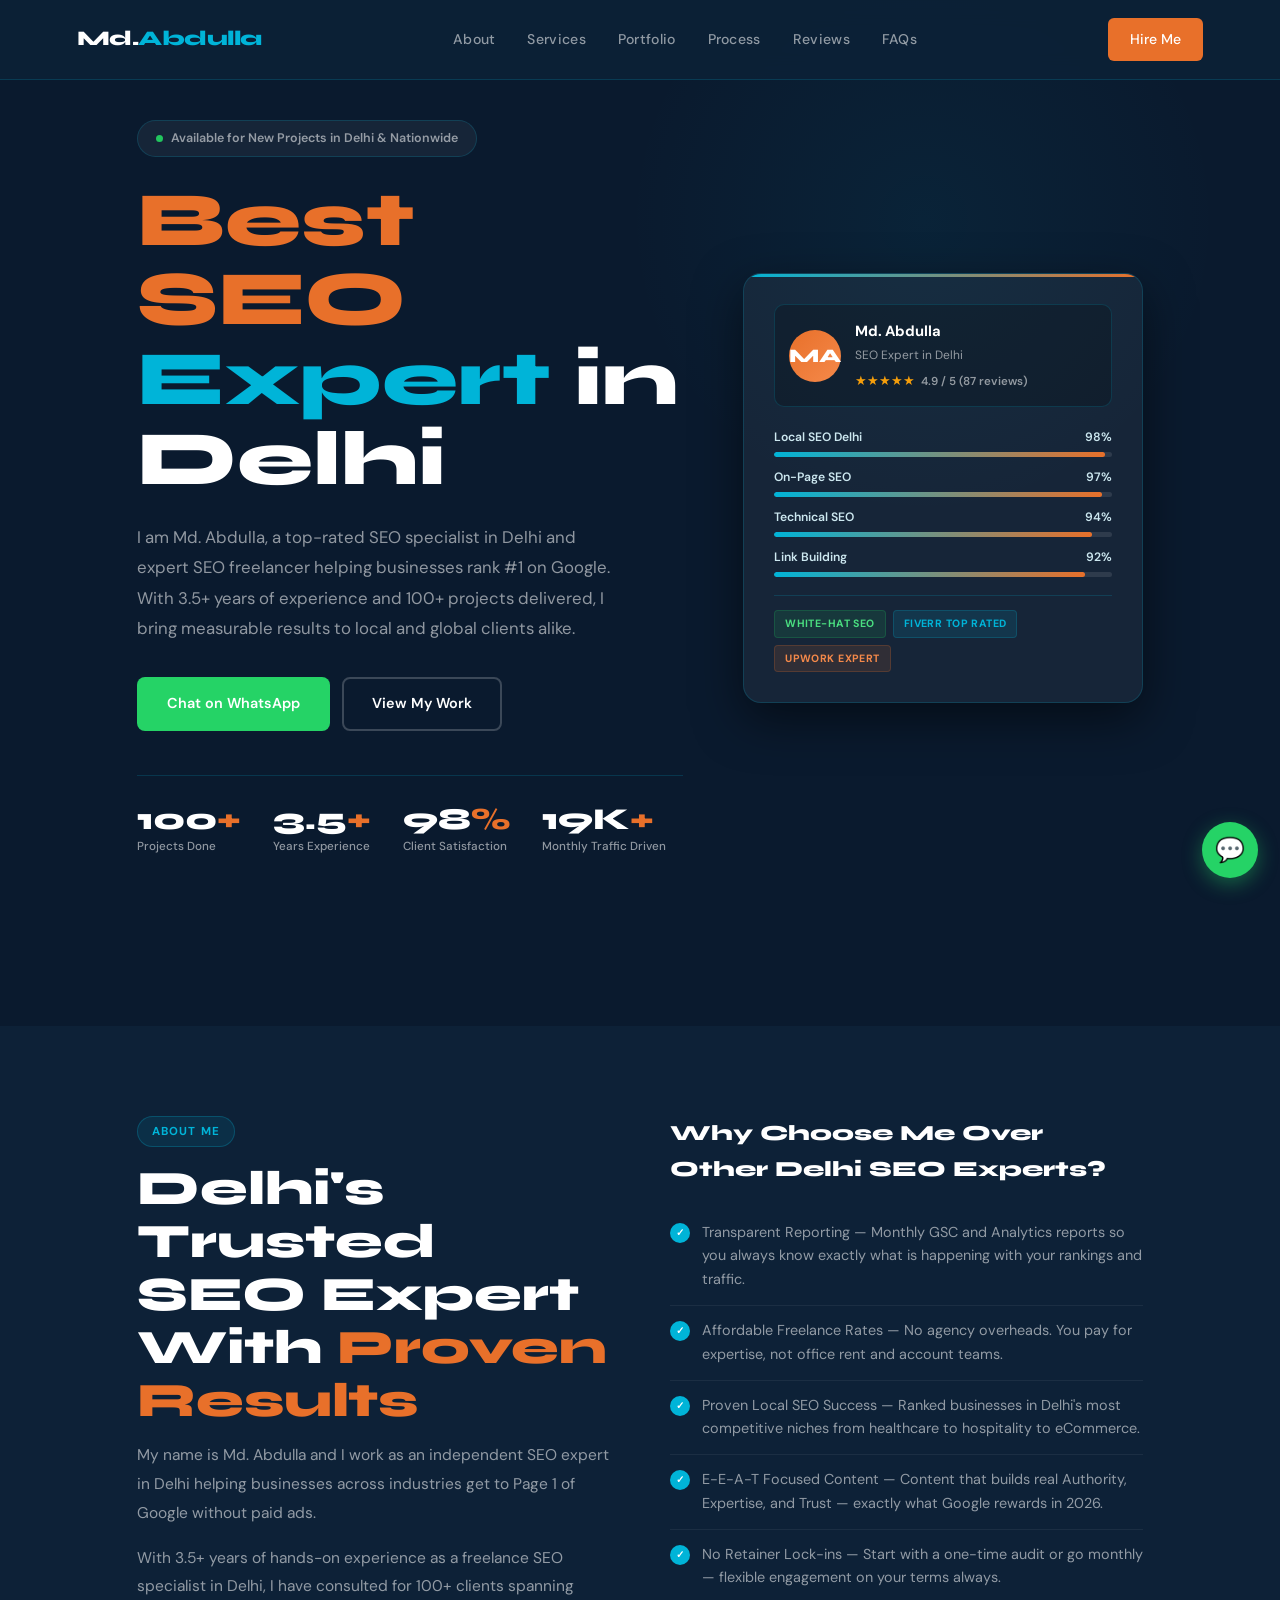
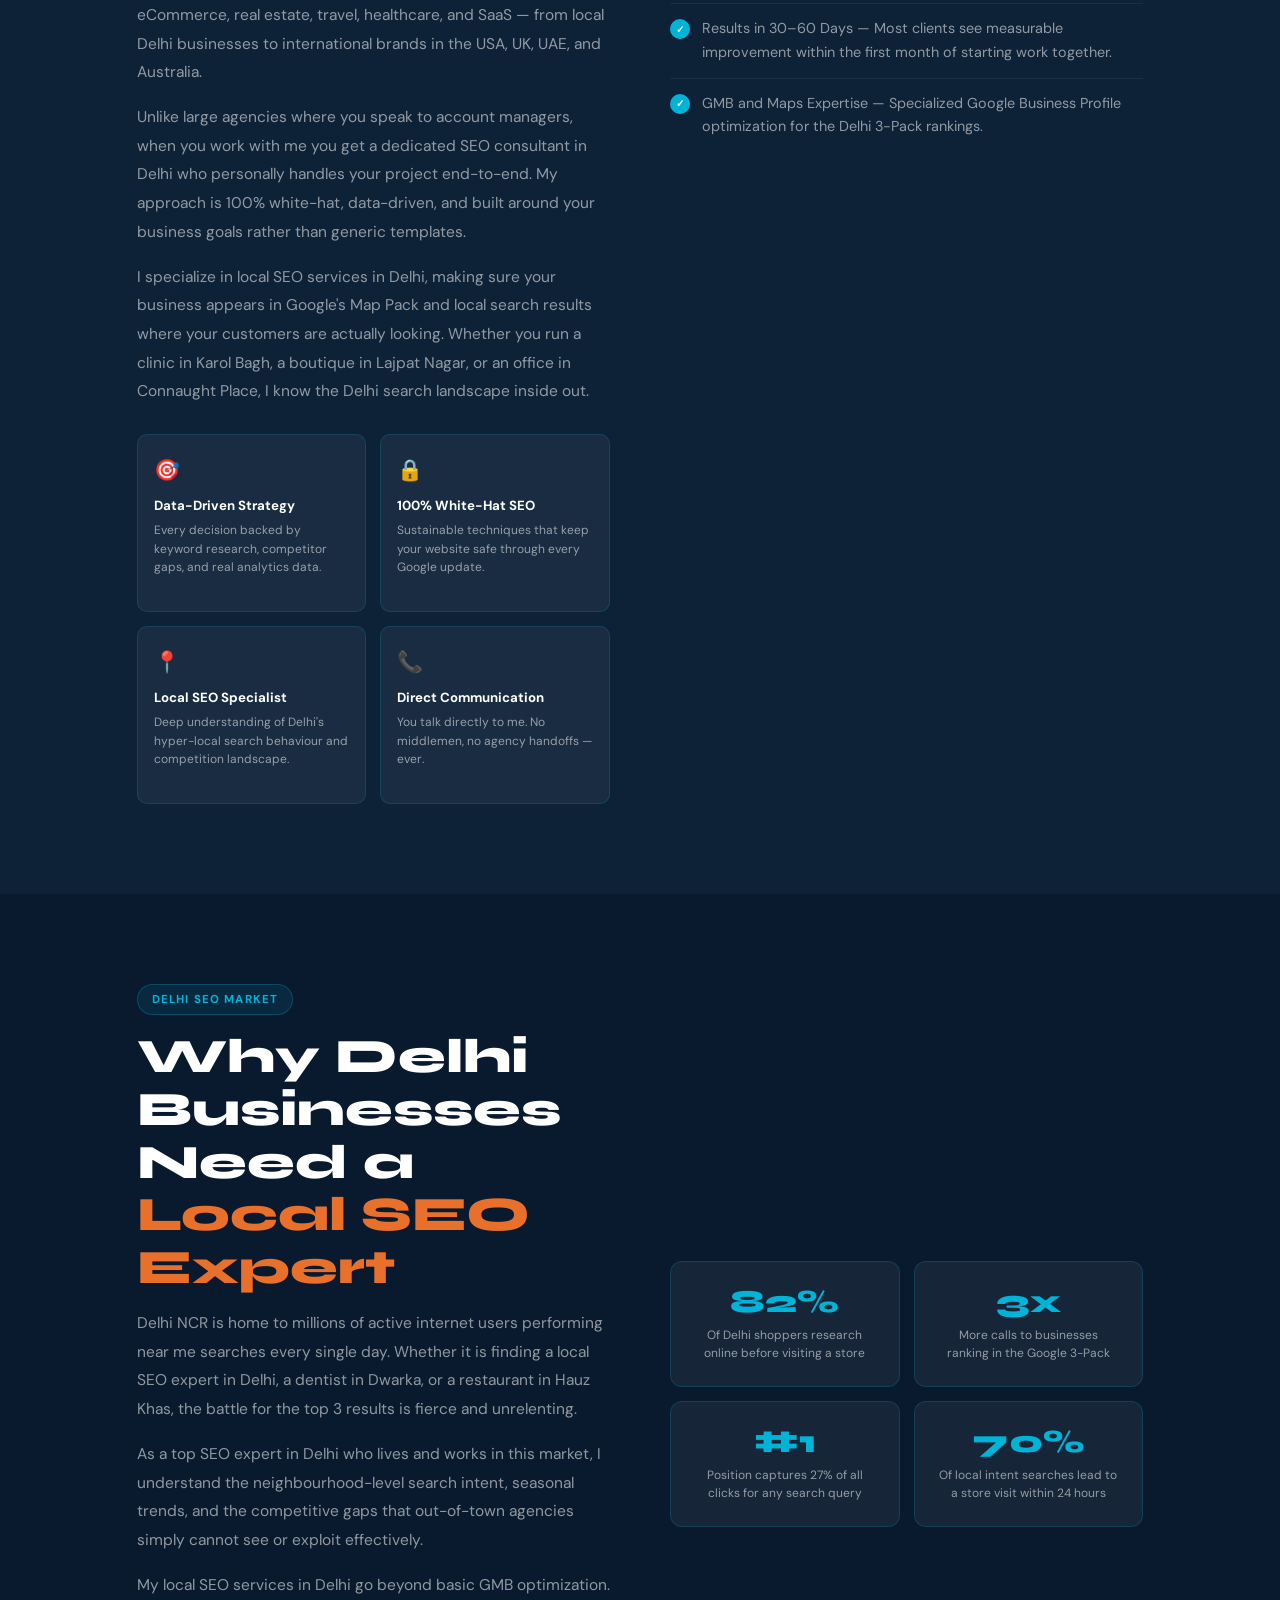
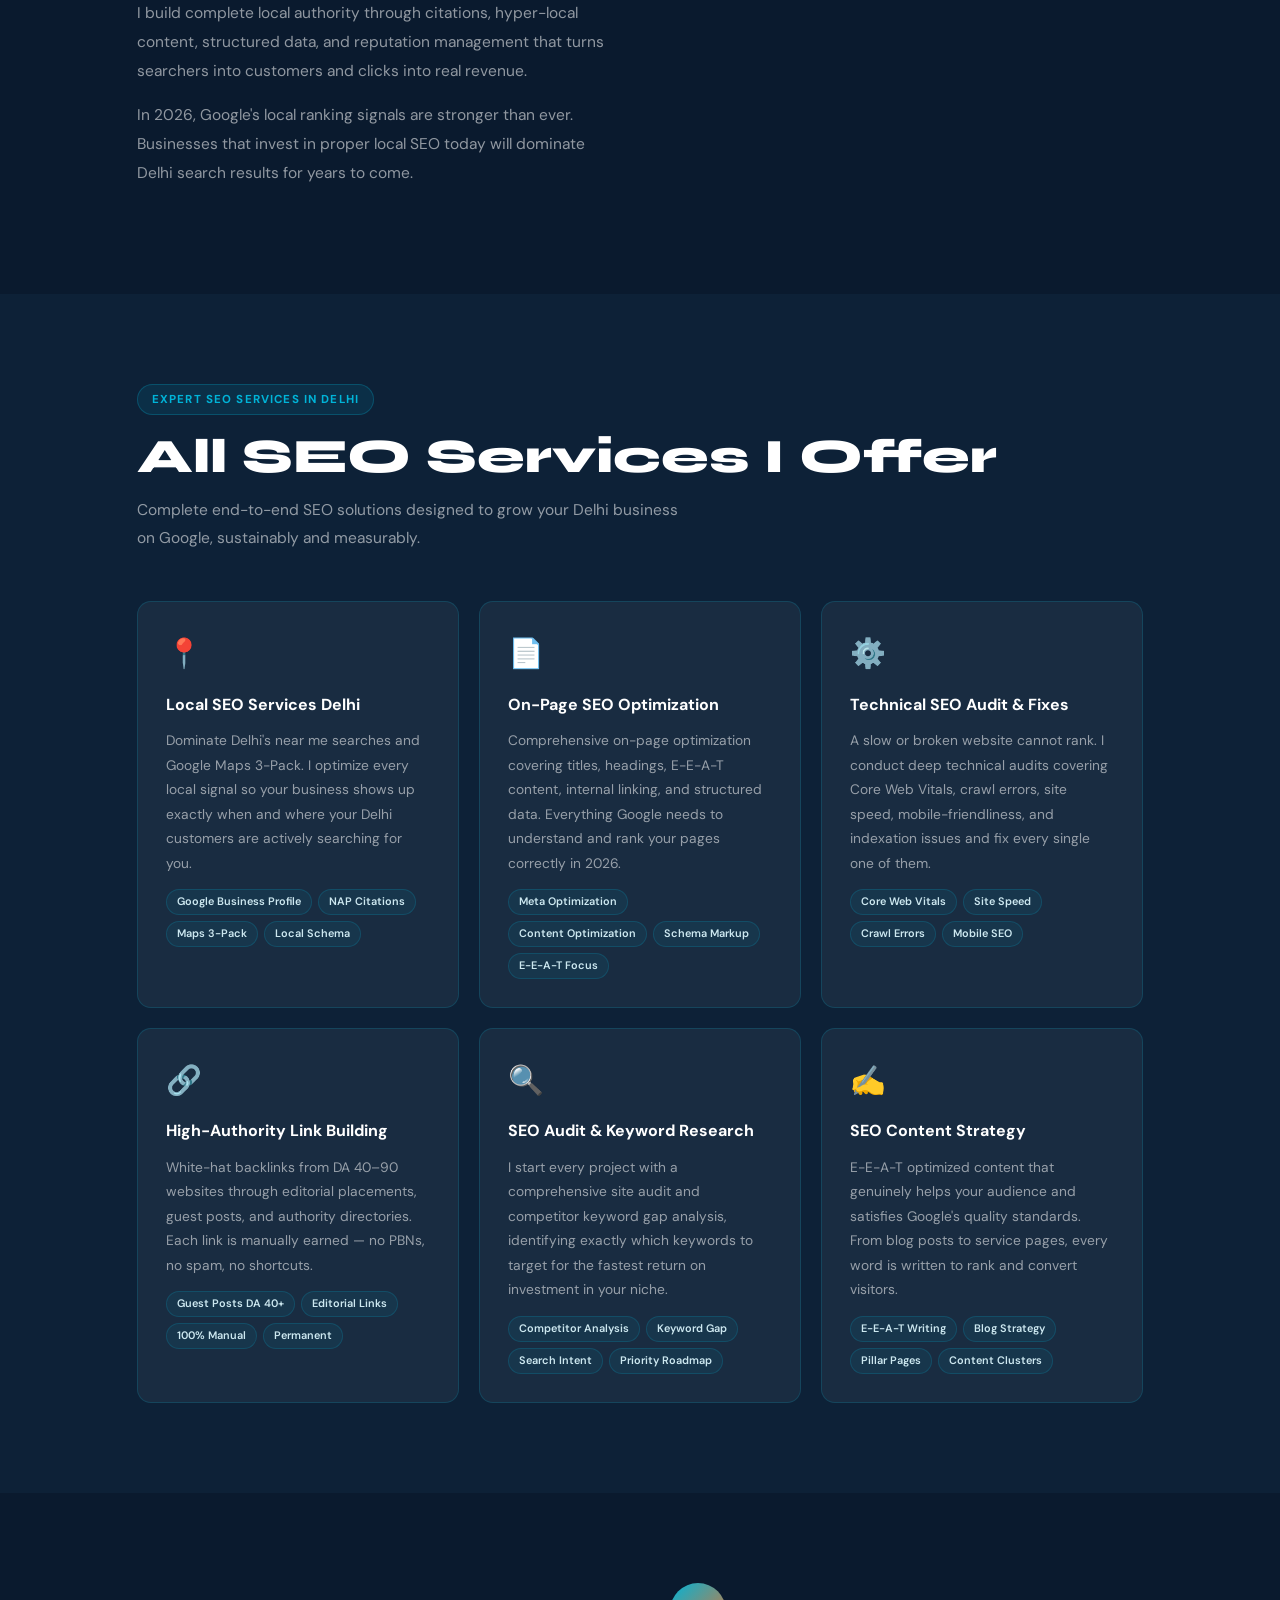
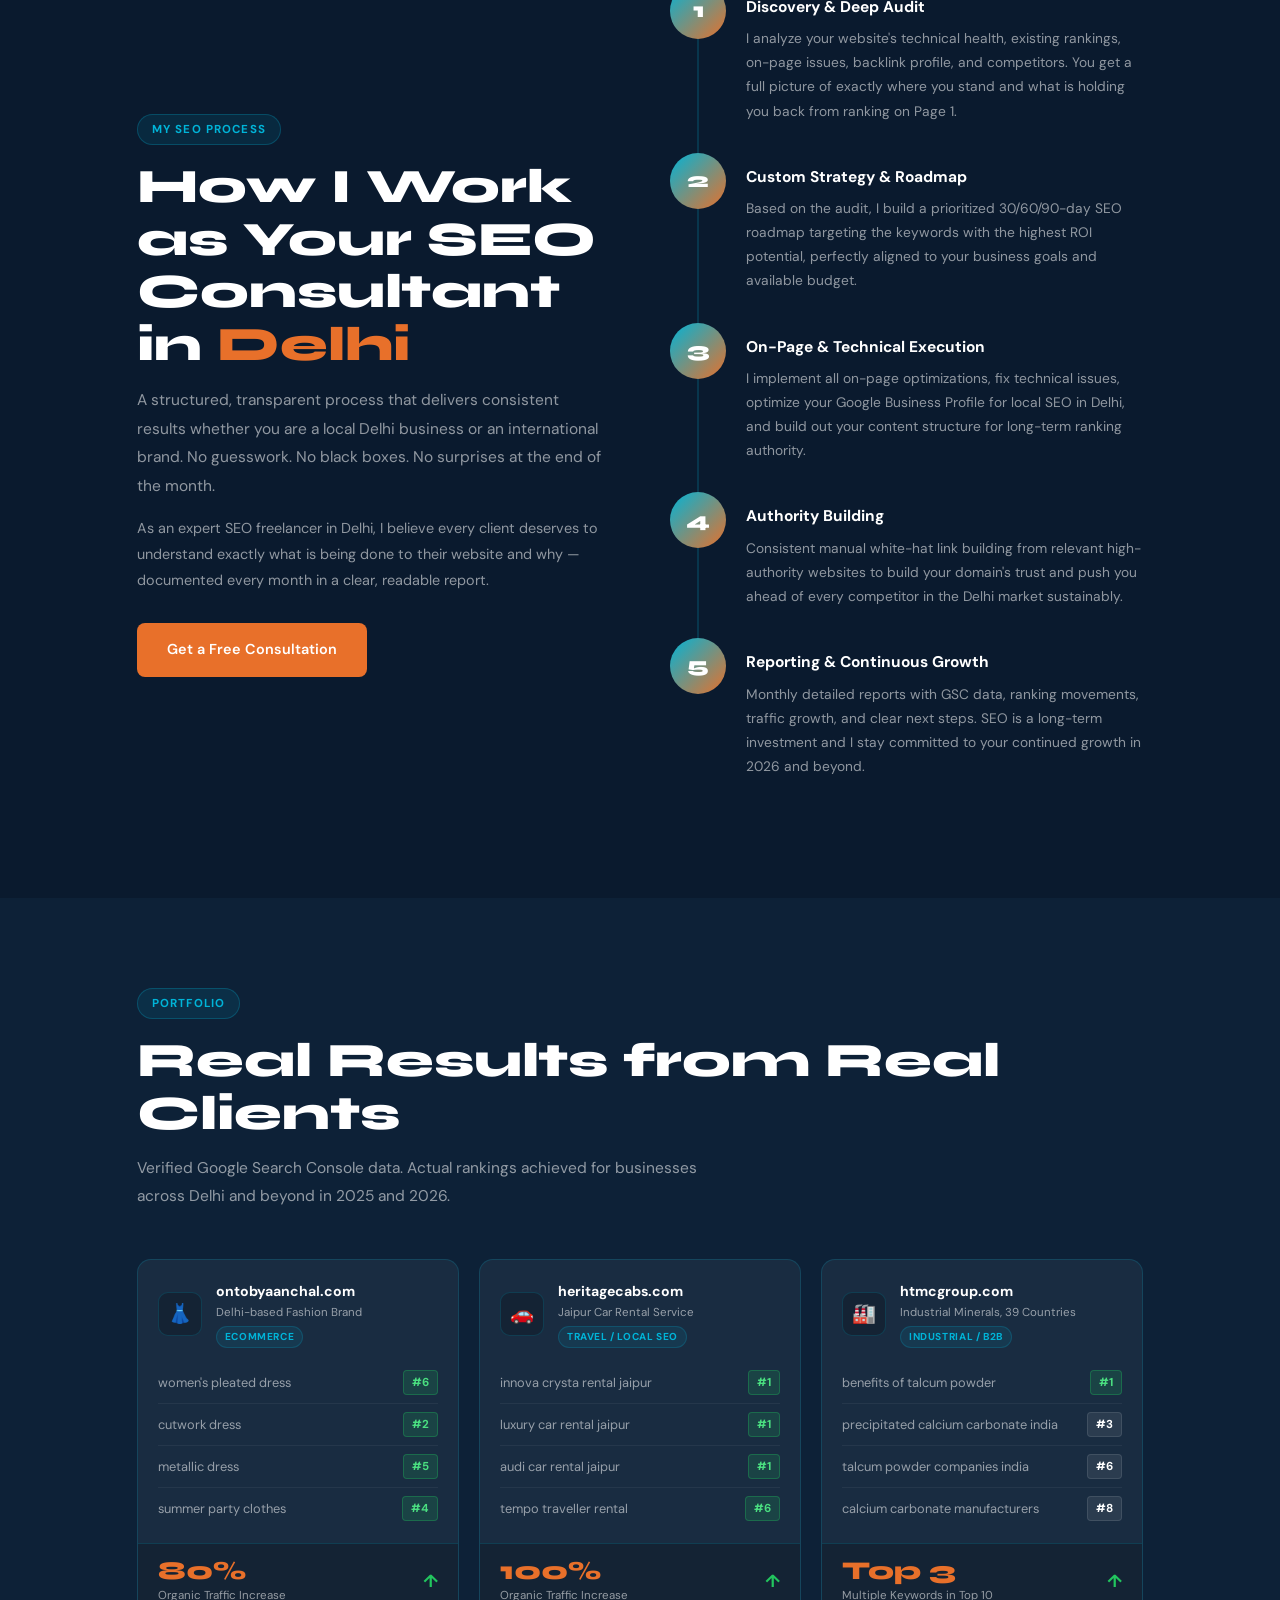
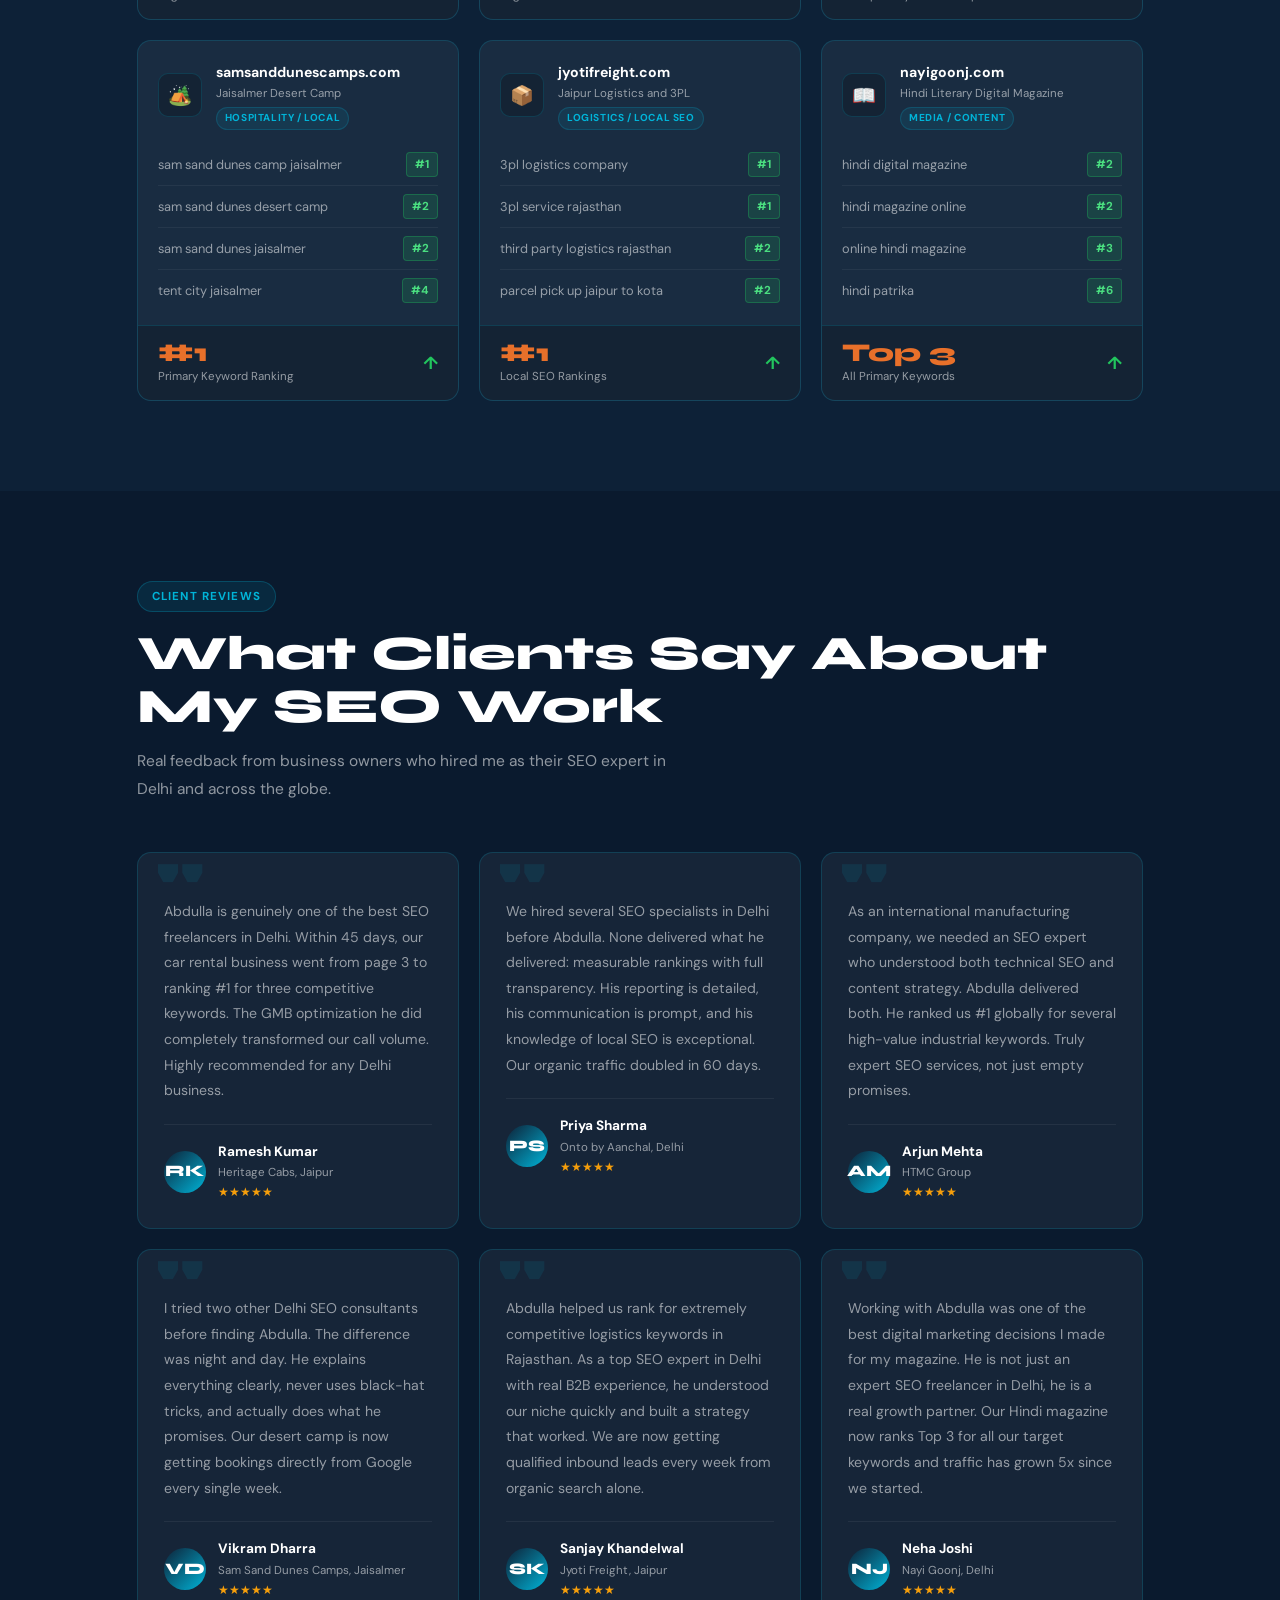
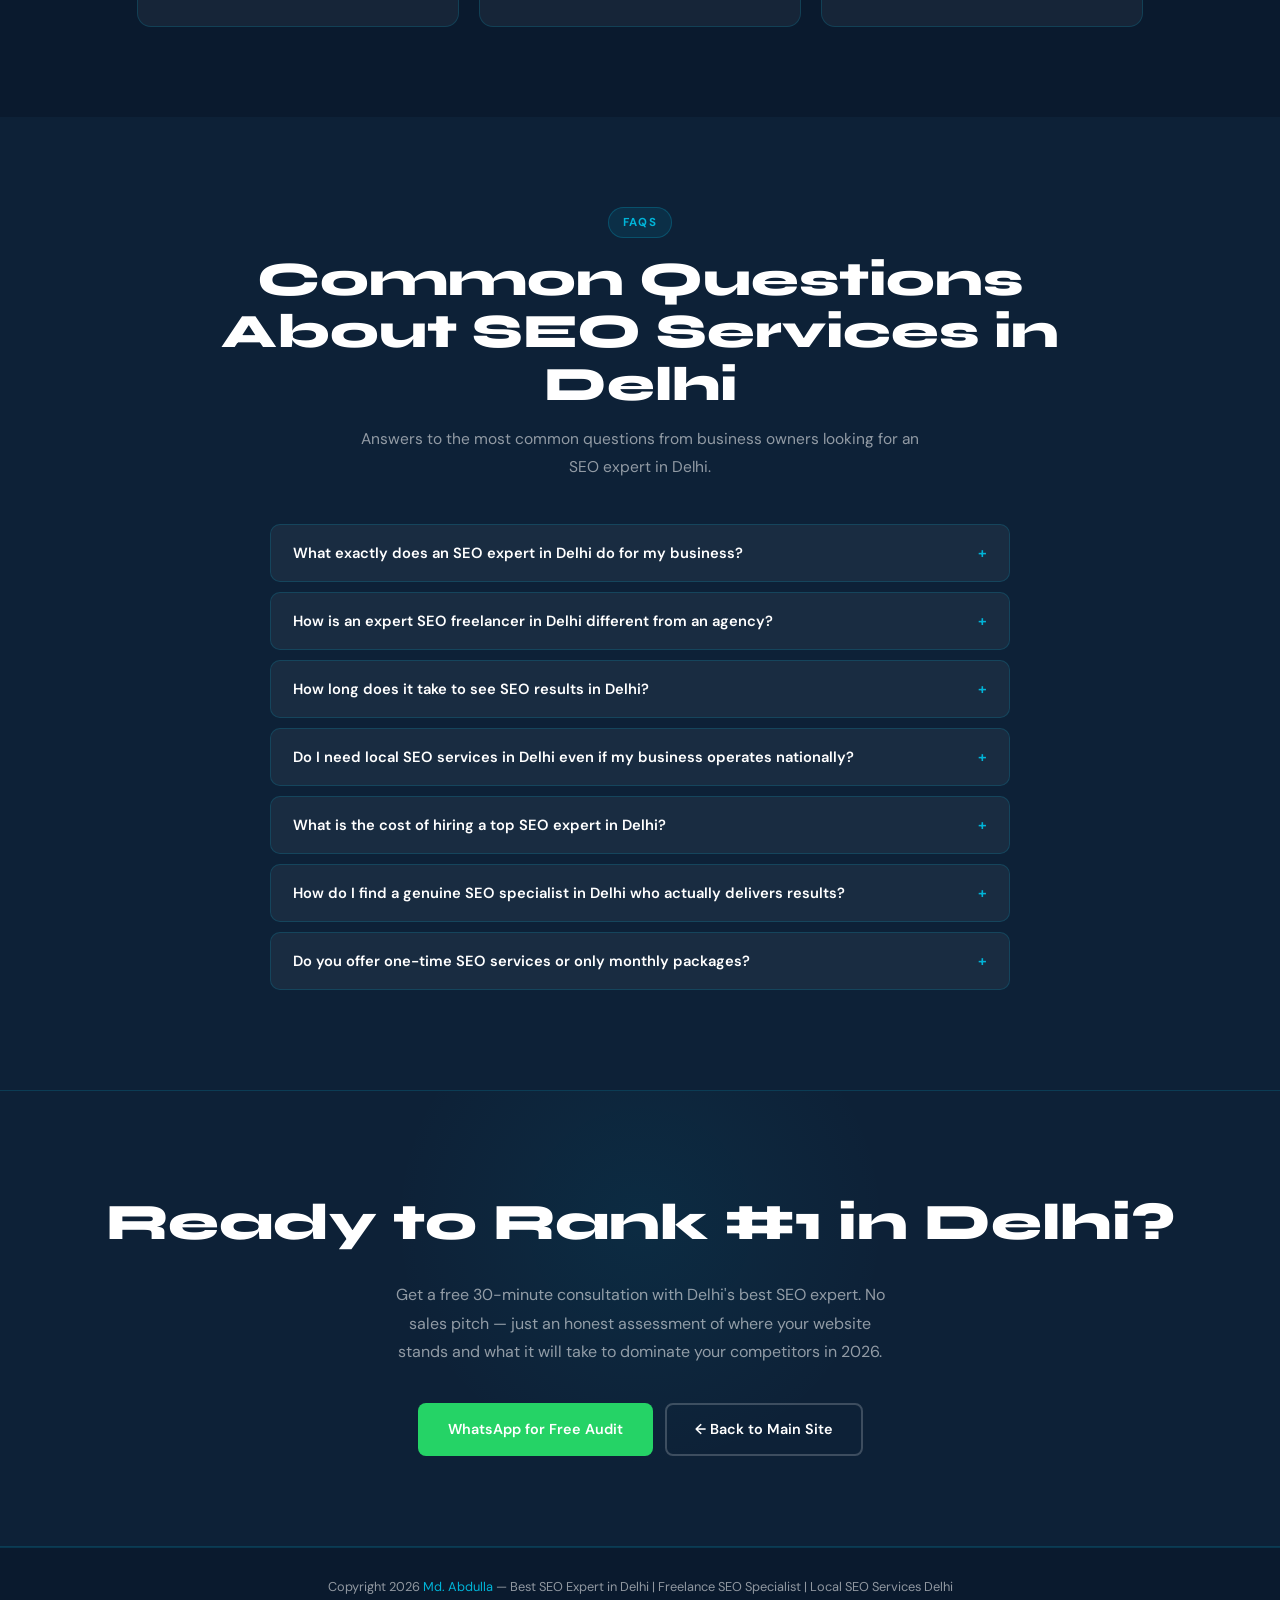
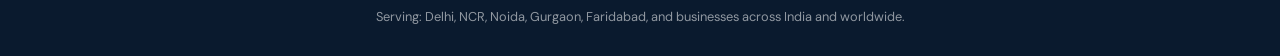
<file: locations/delhi/delhi.html>
<!DOCTYPE html>
<html lang="en">

<head>
    <meta charset="UTF-8">
    <meta name="viewport" content="width=device-width, initial-scale=1.0">
    <title>Best SEO Expert in Delhi | Md. Abdulla SEO Specialist</title>
    <meta name="description"
        content="Md. Abdulla is the best SEO expert in Delhi offering local SEO, technical SEO and freelance SEO services. 100+ projects, 98% satisfaction. Get Page 1 results.">
    <meta name="keywords"
        content="SEO Expert in Delhi, Best SEO Expert in Delhi, Local SEO Expert in Delhi, SEO Freelancer in Delhi, SEO Specialist in Delhi, Expert SEO Services Delhi">
    <meta name="author" content="Md. Abdulla">
    <meta name="robots" content="index, follow">
    <link rel="canonical" href="https://abdullaseo.vercel.app/locations/delhi/delhi.html">
    <meta property="og:title" content="Best SEO Expert in Delhi | Md. Abdulla SEO Specialist">
    <meta property="og:description"
        content="Md. Abdulla is Delhi's top-rated SEO specialist. Expert SEO services, 100+ projects, guaranteed Page 1 rankings. Contact now.">
    <meta property="og:url" content="https://abdullaseo.vercel.app/locations/delhi/delhi.html">
    <meta property="og:type" content="website">

    <script type="application/ld+json">
{"@context":"https://schema.org","@graph":[{"@type":"Person","@id":"https://abdullaseo.vercel.app/#person","name":"Md. Abdulla","jobTitle":"SEO Expert","description":"Best SEO Expert in Delhi with 3.5+ years of experience.","url":"https://abdullaseo.vercel.app","address":{"@type":"PostalAddress","addressLocality":"Delhi","addressRegion":"Delhi","addressCountry":"IN"},"contactPoint":{"@type":"ContactPoint","contactType":"Customer Support","telephone":"+916206091426","availableLanguage":["English","Hindi"]}},{"@type":"FAQPage","mainEntity":[{"@type":"Question","name":"What does an SEO expert in Delhi do for my business?","acceptedAnswer":{"@type":"Answer","text":"An SEO expert in Delhi analyzes your website, optimizes it for search engines, builds your online authority, and ensures your business appears at the top of Google when potential customers search for your products or services."}},{"@type":"Question","name":"How long does it take to see SEO results in Delhi?","acceptedAnswer":{"@type":"Answer","text":"Most clients see measurable improvements within 30 to 60 days for local SEO and Google Maps rankings."}}]}]}
</script>

    <link rel="preconnect" href="https://fonts.googleapis.com">
    <link rel="preconnect" href="https://fonts.gstatic.com" crossorigin>
    <link
        href="https://fonts.googleapis.com/css2?family=Syne:wght@700;800&family=DM+Sans:wght@300;400;500;600&display=swap"
        rel="stylesheet">
    <link rel="stylesheet" href="style.css">
</head>

<body>

    <!-- NAVBAR -->
    <nav role="navigation" aria-label="Main Navigation">
        <a href="../../index.html" class="nav-logo">Md.<span>Abdulla</span></a>
        <ul class="nav-links">
            <li><a href="#about">About</a></li>
            <li><a href="#services">Services</a></li>
            <li><a href="#portfolio">Portfolio</a></li>
            <li><a href="#process">Process</a></li>
            <li><a href="#reviews">Reviews</a></li>
            <li><a href="#faq">FAQs</a></li>
        </ul>
        <a href="https://api.whatsapp.com/send/?phone=%2B916206091426" class="nav-cta" target="_blank"
            rel="nofollow">Hire Me</a>
        <button class="nav-toggle" id="navToggle" aria-label="Open menu" aria-expanded="false">
            <span></span><span></span><span></span>
        </button>
    </nav>

    <!-- MOBILE NAV -->
    <div class="mobile-nav" id="mobileNav" aria-hidden="true">
        <a href="#about">About</a>
        <a href="#services">Services</a>
        <a href="#portfolio">Portfolio</a>
        <a href="#process">Process</a>
        <a href="#reviews">Reviews</a>
        <a href="#faq">FAQs</a>
        <a href="https://api.whatsapp.com/send/?phone=%2B916206091426" target="_blank" rel="nofollow"
            class="mobile-cta">Chat on WhatsApp</a>
    </div>

    <!-- HERO -->
    <section class="section" style="padding-top:0;" aria-label="Hero">
        <div class="container">
            <div class="hero">
                <div>
                    <div class="hero-eyebrow">
                        <span class="dot"></span>
                        Available for New Projects in Delhi &amp; Nationwide
                    </div>
                    <h1 class="hero-title">
                        <span class="accent">Best SEO</span><br>
                        <span class="hl">Expert</span> in<br>
                        Delhi
                    </h1>
                    <p class="hero-sub">I am Md. Abdulla, a top-rated SEO specialist in Delhi and expert SEO freelancer
                        helping businesses rank #1 on Google. With 3.5+ years of experience and 100+ projects delivered,
                        I bring measurable results to local and global clients alike.</p>
                    <div class="hero-ctas">
                        <a href="https://api.whatsapp.com/send/?phone=%2B916206091426" class="btn btn-wa"
                            target="_blank" rel="nofollow">Chat on WhatsApp</a>
                        <a href="#portfolio" class="btn btn-outline">View My Work</a>
                    </div>
                    <div class="hero-stats">
                        <div class="stat-item"><span class="stat-num">100<span>+</span></span><span
                                class="stat-label">Projects Done</span></div>
                        <div class="stat-item"><span class="stat-num">3.5<span>+</span></span><span
                                class="stat-label">Years Experience</span></div>
                        <div class="stat-item"><span class="stat-num">98<span>%</span></span><span
                                class="stat-label">Client Satisfaction</span></div>
                        <div class="stat-item"><span class="stat-num">19K<span>+</span></span><span
                                class="stat-label">Monthly Traffic Driven</span></div>
                    </div>
                </div>
                <div class="hero-card">
                    <div class="expert-badge">
                        <div class="expert-initials">MA</div>
                        <div class="expert-info">
                            <h3>Md. Abdulla</h3>
                            <p>SEO Expert in Delhi</p>
                            <div class="rating-row"><span class="stars">★★★★★</span><span class="rating-num">4.9 / 5 (87
                                    reviews)</span></div>
                        </div>
                    </div>
                    <div class="skill-bars">
                        <div class="skill-bar-item">
                            <div class="skill-bar-top"><span>Local SEO Delhi</span><span>98%</span></div>
                            <div class="skill-bar-track">
                                <div class="skill-bar-fill" style="width:98%"></div>
                            </div>
                        </div>
                        <div class="skill-bar-item">
                            <div class="skill-bar-top"><span>On-Page SEO</span><span>97%</span></div>
                            <div class="skill-bar-track">
                                <div class="skill-bar-fill" style="width:97%"></div>
                            </div>
                        </div>
                        <div class="skill-bar-item">
                            <div class="skill-bar-top"><span>Technical SEO</span><span>94%</span></div>
                            <div class="skill-bar-track">
                                <div class="skill-bar-fill" style="width:94%"></div>
                            </div>
                        </div>
                        <div class="skill-bar-item">
                            <div class="skill-bar-top"><span>Link Building</span><span>92%</span></div>
                            <div class="skill-bar-track">
                                <div class="skill-bar-fill" style="width:92%"></div>
                            </div>
                        </div>
                    </div>
                    <div class="trust-badges">
                        <span class="trust-badge badge-green">White-Hat SEO</span>
                        <span class="trust-badge badge-blue">Fiverr Top Rated</span>
                        <span class="trust-badge badge-orange">Upwork Expert</span>
                    </div>
                </div>
            </div>
        </div>
    </section>

    <!-- ABOUT -->
    <section class="section section-alt" id="about" aria-label="About">
        <div class="container">
            <div class="about-grid">
                <div class="about-text">
                    <span class="tag">About Me</span>
                    <h2 class="section-title">Delhi's Trusted SEO Expert With <span class="accent">Proven Results</span>
                    </h2>
                    <p>My name is Md. Abdulla and I work as an independent SEO expert in Delhi helping businesses across
                        industries get to Page 1 of Google without paid ads.</p>
                    <p>With 3.5+ years of hands-on experience as a freelance SEO specialist in Delhi, I have consulted
                        for 100+ clients spanning eCommerce, real estate, travel, healthcare, and SaaS — from local
                        Delhi businesses to international brands in the USA, UK, UAE, and Australia.</p>
                    <p>Unlike large agencies where you speak to account managers, when you work with me you get a
                        dedicated SEO consultant in Delhi who personally handles your project end-to-end. My approach is
                        100% white-hat, data-driven, and built around your business goals rather than generic templates.
                    </p>
                    <p>I specialize in local SEO services in Delhi, making sure your business appears in Google's Map
                        Pack and local search results where your customers are actually looking. Whether you run a
                        clinic in Karol Bagh, a boutique in Lajpat Nagar, or an office in Connaught Place, I know the
                        Delhi search landscape inside out.</p>
                    <div class="highlights-grid">
                        <div class="highlight-card fade-in"><span class="highlight-icon">🎯</span>
                            <h4>Data-Driven Strategy</h4>
                            <p>Every decision backed by keyword research, competitor gaps, and real analytics data.</p>
                        </div>
                        <div class="highlight-card fade-in"><span class="highlight-icon">🔒</span>
                            <h4>100% White-Hat SEO</h4>
                            <p>Sustainable techniques that keep your website safe through every Google update.</p>
                        </div>
                        <div class="highlight-card fade-in"><span class="highlight-icon">📍</span>
                            <h4>Local SEO Specialist</h4>
                            <p>Deep understanding of Delhi's hyper-local search behaviour and competition landscape.</p>
                        </div>
                        <div class="highlight-card fade-in"><span class="highlight-icon">📞</span>
                            <h4>Direct Communication</h4>
                            <p>You talk directly to me. No middlemen, no agency handoffs — ever.</p>
                        </div>
                    </div>
                </div>
                <div>
                    <p class="why-title">Why Choose Me Over Other Delhi SEO Experts?</p>
                    <ul class="why-list">
                        <li><span class="why-check">✓</span><span>Transparent Reporting — Monthly GSC and Analytics
                                reports so you always know exactly what is happening with your rankings and
                                traffic.</span></li>
                        <li><span class="why-check">✓</span><span>Affordable Freelance Rates — No agency overheads. You
                                pay for expertise, not office rent and account teams.</span></li>
                        <li><span class="why-check">✓</span><span>Proven Local SEO Success — Ranked businesses in
                                Delhi's most competitive niches from healthcare to hospitality to eCommerce.</span></li>
                        <li><span class="why-check">✓</span><span>E-E-A-T Focused Content — Content that builds real
                                Authority, Expertise, and Trust — exactly what Google rewards in 2026.</span></li>
                        <li><span class="why-check">✓</span><span>No Retainer Lock-ins — Start with a one-time audit or
                                go monthly — flexible engagement on your terms always.</span></li>
                        <li><span class="why-check">✓</span><span>Results in 30–60 Days — Most clients see measurable
                                improvement within the first month of starting work together.</span></li>
                        <li><span class="why-check">✓</span><span>GMB and Maps Expertise — Specialized Google Business
                                Profile optimization for the Delhi 3-Pack rankings.</span></li>
                    </ul>
                </div>
            </div>
        </div>
    </section>

    <!-- DELHI MARKET -->
    <section class="section" id="delhi-seo" aria-label="Delhi SEO Market">
        <div class="container">
            <div class="delhi-grid">
                <div class="delhi-text">
                    <span class="tag">Delhi SEO Market</span>
                    <h2 class="section-title">Why Delhi Businesses Need a <span class="accent">Local SEO Expert</span>
                    </h2>
                    <p>Delhi NCR is home to millions of active internet users performing near me searches every single
                        day. Whether it is finding a local SEO expert in Delhi, a dentist in Dwarka, or a restaurant in
                        Hauz Khas, the battle for the top 3 results is fierce and unrelenting.</p>
                    <p>As a top SEO expert in Delhi who lives and works in this market, I understand the
                        neighbourhood-level search intent, seasonal trends, and the competitive gaps that out-of-town
                        agencies simply cannot see or exploit effectively.</p>
                    <p>My local SEO services in Delhi go beyond basic GMB optimization. I build complete local authority
                        through citations, hyper-local content, structured data, and reputation management that turns
                        searchers into customers and clicks into real revenue.</p>
                    <p>In 2026, Google's local ranking signals are stronger than ever. Businesses that invest in proper
                        local SEO today will dominate Delhi search results for years to come.</p>
                </div>
                <div class="facts-grid">
                    <div class="fact-card fade-in">
                        <div class="fact-num">82%</div>
                        <div class="fact-label">Of Delhi shoppers research online before visiting a store</div>
                    </div>
                    <div class="fact-card fade-in">
                        <div class="fact-num">3x</div>
                        <div class="fact-label">More calls to businesses ranking in the Google 3-Pack</div>
                    </div>
                    <div class="fact-card fade-in">
                        <div class="fact-num">#1</div>
                        <div class="fact-label">Position captures 27% of all clicks for any search query</div>
                    </div>
                    <div class="fact-card fade-in">
                        <div class="fact-num">70%</div>
                        <div class="fact-label">Of local intent searches lead to a store visit within 24 hours</div>
                    </div>
                </div>
            </div>
        </div>
    </section>

    <!-- SERVICES -->
    <section class="section section-alt" id="services" aria-label="SEO Services">
        <div class="container">
            <span class="tag">Expert SEO Services in Delhi</span>
            <h2 class="section-title">All SEO Services I Offer</h2>
            <p class="section-sub">Complete end-to-end SEO solutions designed to grow your Delhi business on Google,
                sustainably and measurably.</p>
            <div class="services-grid">
                <div class="service-card fade-in"><span class="service-icon">📍</span>
                    <h3>Local SEO Services Delhi</h3>
                    <p>Dominate Delhi's near me searches and Google Maps 3-Pack. I optimize every local signal so your
                        business shows up exactly when and where your Delhi customers are actively searching for you.
                    </p>
                    <div class="service-tags"><span class="s-tag">Google Business Profile</span><span class="s-tag">NAP
                            Citations</span><span class="s-tag">Maps 3-Pack</span><span class="s-tag">Local
                            Schema</span></div>
                </div>
                <div class="service-card fade-in"><span class="service-icon">📄</span>
                    <h3>On-Page SEO Optimization</h3>
                    <p>Comprehensive on-page optimization covering titles, headings, E-E-A-T content, internal linking,
                        and structured data. Everything Google needs to understand and rank your pages correctly in
                        2026.</p>
                    <div class="service-tags"><span class="s-tag">Meta Optimization</span><span class="s-tag">Content
                            Optimization</span><span class="s-tag">Schema Markup</span><span class="s-tag">E-E-A-T
                            Focus</span></div>
                </div>
                <div class="service-card fade-in"><span class="service-icon">⚙️</span>
                    <h3>Technical SEO Audit &amp; Fixes</h3>
                    <p>A slow or broken website cannot rank. I conduct deep technical audits covering Core Web Vitals,
                        crawl errors, site speed, mobile-friendliness, and indexation issues and fix every single one of
                        them.</p>
                    <div class="service-tags"><span class="s-tag">Core Web Vitals</span><span class="s-tag">Site
                            Speed</span><span class="s-tag">Crawl Errors</span><span class="s-tag">Mobile SEO</span>
                    </div>
                </div>
                <div class="service-card fade-in"><span class="service-icon">🔗</span>
                    <h3>High-Authority Link Building</h3>
                    <p>White-hat backlinks from DA 40–90 websites through editorial placements, guest posts, and
                        authority directories. Each link is manually earned — no PBNs, no spam, no shortcuts.</p>
                    <div class="service-tags"><span class="s-tag">Guest Posts DA 40+</span><span class="s-tag">Editorial
                            Links</span><span class="s-tag">100% Manual</span><span class="s-tag">Permanent</span></div>
                </div>
                <div class="service-card fade-in"><span class="service-icon">🔍</span>
                    <h3>SEO Audit &amp; Keyword Research</h3>
                    <p>I start every project with a comprehensive site audit and competitor keyword gap analysis,
                        identifying exactly which keywords to target for the fastest return on investment in your niche.
                    </p>
                    <div class="service-tags"><span class="s-tag">Competitor Analysis</span><span class="s-tag">Keyword
                            Gap</span><span class="s-tag">Search Intent</span><span class="s-tag">Priority
                            Roadmap</span></div>
                </div>
                <div class="service-card fade-in"><span class="service-icon">✍️</span>
                    <h3>SEO Content Strategy</h3>
                    <p>E-E-A-T optimized content that genuinely helps your audience and satisfies Google's quality
                        standards. From blog posts to service pages, every word is written to rank and convert visitors.
                    </p>
                    <div class="service-tags"><span class="s-tag">E-E-A-T Writing</span><span class="s-tag">Blog
                            Strategy</span><span class="s-tag">Pillar Pages</span><span class="s-tag">Content
                            Clusters</span></div>
                </div>
            </div>
        </div>
    </section>

    <!-- PROCESS -->
    <section class="section" id="process" aria-label="SEO Process">
        <div class="container">
            <div class="process-grid">
                <div>
                    <span class="tag">My SEO Process</span>
                    <h2 class="section-title">How I Work as Your SEO Consultant in <span class="accent">Delhi</span>
                    </h2>
                    <p style="color:var(--muted);line-height:1.85;margin-bottom:14px;font-size:.97rem;">A structured,
                        transparent process that delivers consistent results whether you are a local Delhi business or
                        an international brand. No guesswork. No black boxes. No surprises at the end of the month.</p>
                    <p style="color:var(--muted);line-height:1.82;margin-bottom:30px;font-size:.9rem;">As an expert SEO
                        freelancer in Delhi, I believe every client deserves to understand exactly what is being done to
                        their website and why — documented every month in a clear, readable report.</p>
                    <a href="https://api.whatsapp.com/send/?phone=%2B916206091426" class="btn btn-primary"
                        target="_blank" rel="nofollow">Get a Free Consultation</a>
                </div>
                <div>
                    <div class="process-step fade-in">
                        <div class="step-num">1</div>
                        <div class="step-content">
                            <h3>Discovery &amp; Deep Audit</h3>
                            <p>I analyze your website's technical health, existing rankings, on-page issues, backlink
                                profile, and competitors. You get a full picture of exactly where you stand and what is
                                holding you back from ranking on Page 1.</p>
                        </div>
                    </div>
                    <div class="process-step fade-in">
                        <div class="step-num">2</div>
                        <div class="step-content">
                            <h3>Custom Strategy &amp; Roadmap</h3>
                            <p>Based on the audit, I build a prioritized 30/60/90-day SEO roadmap targeting the keywords
                                with the highest ROI potential, perfectly aligned to your business goals and available
                                budget.</p>
                        </div>
                    </div>
                    <div class="process-step fade-in">
                        <div class="step-num">3</div>
                        <div class="step-content">
                            <h3>On-Page &amp; Technical Execution</h3>
                            <p>I implement all on-page optimizations, fix technical issues, optimize your Google
                                Business Profile for local SEO in Delhi, and build out your content structure for
                                long-term ranking authority.</p>
                        </div>
                    </div>
                    <div class="process-step fade-in">
                        <div class="step-num">4</div>
                        <div class="step-content">
                            <h3>Authority Building</h3>
                            <p>Consistent manual white-hat link building from relevant high-authority websites to build
                                your domain's trust and push you ahead of every competitor in the Delhi market
                                sustainably.</p>
                        </div>
                    </div>
                    <div class="process-step fade-in">
                        <div class="step-num">5</div>
                        <div class="step-content">
                            <h3>Reporting &amp; Continuous Growth</h3>
                            <p>Monthly detailed reports with GSC data, ranking movements, traffic growth, and clear next
                                steps. SEO is a long-term investment and I stay committed to your continued growth in
                                2026 and beyond.</p>
                        </div>
                    </div>
                </div>
            </div>
        </div>
    </section>

    <!-- PORTFOLIO -->
    <section class="section section-alt" id="portfolio" aria-label="Portfolio">
        <div class="container">
            <span class="tag">Portfolio</span>
            <h2 class="section-title">Real Results from Real Clients</h2>
            <p class="section-sub">Verified Google Search Console data. Actual rankings achieved for businesses across
                Delhi and beyond in 2025 and 2026.</p>
            <div class="portfolio-grid">
                <div class="portfolio-card fade-in">
                    <div class="portfolio-header">
                        <div class="portfolio-icon">👗</div>
                        <div class="portfolio-meta">
                            <h3>ontobyaanchal.com</h3>
                            <p>Delhi-based Fashion Brand</p><span class="portfolio-niche">eCommerce</span>
                        </div>
                    </div>
                    <div class="portfolio-keywords">
                        <div class="kw-row"><span>women's pleated dress</span><span class="kw-pos top">#6</span></div>
                        <div class="kw-row"><span>cutwork dress</span><span class="kw-pos top">#2</span></div>
                        <div class="kw-row"><span>metallic dress</span><span class="kw-pos top">#5</span></div>
                        <div class="kw-row"><span>summer party clothes</span><span class="kw-pos top">#4</span></div>
                    </div>
                    <div class="portfolio-result">
                        <div>
                            <div class="result-num">80%</div>
                            <div class="result-label">Organic Traffic Increase</div>
                        </div>
                        <div class="result-arrow">↑</div>
                    </div>
                </div>
                <div class="portfolio-card fade-in">
                    <div class="portfolio-header">
                        <div class="portfolio-icon">🚗</div>
                        <div class="portfolio-meta">
                            <h3>heritagecabs.com</h3>
                            <p>Jaipur Car Rental Service</p><span class="portfolio-niche">Travel / Local SEO</span>
                        </div>
                    </div>
                    <div class="portfolio-keywords">
                        <div class="kw-row"><span>innova crysta rental jaipur</span><span class="kw-pos top">#1</span>
                        </div>
                        <div class="kw-row"><span>luxury car rental jaipur</span><span class="kw-pos top">#1</span>
                        </div>
                        <div class="kw-row"><span>audi car rental jaipur</span><span class="kw-pos top">#1</span></div>
                        <div class="kw-row"><span>tempo traveller rental</span><span class="kw-pos top">#6</span></div>
                    </div>
                    <div class="portfolio-result">
                        <div>
                            <div class="result-num">100%</div>
                            <div class="result-label">Organic Traffic Increase</div>
                        </div>
                        <div class="result-arrow">↑</div>
                    </div>
                </div>
                <div class="portfolio-card fade-in">
                    <div class="portfolio-header">
                        <div class="portfolio-icon">🏭</div>
                        <div class="portfolio-meta">
                            <h3>htmcgroup.com</h3>
                            <p>Industrial Minerals, 39 Countries</p><span class="portfolio-niche">Industrial /
                                B2B</span>
                        </div>
                    </div>
                    <div class="portfolio-keywords">
                        <div class="kw-row"><span>benefits of talcum powder</span><span class="kw-pos top">#1</span>
                        </div>
                        <div class="kw-row"><span>precipitated calcium carbonate india</span><span
                                class="kw-pos">#3</span></div>
                        <div class="kw-row"><span>talcum powder companies india</span><span class="kw-pos">#6</span>
                        </div>
                        <div class="kw-row"><span>calcium carbonate manufacturers</span><span class="kw-pos">#8</span>
                        </div>
                    </div>
                    <div class="portfolio-result">
                        <div>
                            <div class="result-num">Top 3</div>
                            <div class="result-label">Multiple Keywords in Top 10</div>
                        </div>
                        <div class="result-arrow">↑</div>
                    </div>
                </div>
                <div class="portfolio-card fade-in">
                    <div class="portfolio-header">
                        <div class="portfolio-icon">🏕️</div>
                        <div class="portfolio-meta">
                            <h3>samsanddunescamps.com</h3>
                            <p>Jaisalmer Desert Camp</p><span class="portfolio-niche">Hospitality / Local</span>
                        </div>
                    </div>
                    <div class="portfolio-keywords">
                        <div class="kw-row"><span>sam sand dunes camp jaisalmer</span><span class="kw-pos top">#1</span>
                        </div>
                        <div class="kw-row"><span>sam sand dunes desert camp</span><span class="kw-pos top">#2</span>
                        </div>
                        <div class="kw-row"><span>sam sand dunes jaisalmer</span><span class="kw-pos top">#2</span>
                        </div>
                        <div class="kw-row"><span>tent city jaisalmer</span><span class="kw-pos top">#4</span></div>
                    </div>
                    <div class="portfolio-result">
                        <div>
                            <div class="result-num">#1</div>
                            <div class="result-label">Primary Keyword Ranking</div>
                        </div>
                        <div class="result-arrow">↑</div>
                    </div>
                </div>
                <div class="portfolio-card fade-in">
                    <div class="portfolio-header">
                        <div class="portfolio-icon">📦</div>
                        <div class="portfolio-meta">
                            <h3>jyotifreight.com</h3>
                            <p>Jaipur Logistics and 3PL</p><span class="portfolio-niche">Logistics / Local SEO</span>
                        </div>
                    </div>
                    <div class="portfolio-keywords">
                        <div class="kw-row"><span>3pl logistics company</span><span class="kw-pos top">#1</span></div>
                        <div class="kw-row"><span>3pl service rajasthan</span><span class="kw-pos top">#1</span></div>
                        <div class="kw-row"><span>third party logistics rajasthan</span><span
                                class="kw-pos top">#2</span></div>
                        <div class="kw-row"><span>parcel pick up jaipur to kota</span><span class="kw-pos top">#2</span>
                        </div>
                    </div>
                    <div class="portfolio-result">
                        <div>
                            <div class="result-num">#1</div>
                            <div class="result-label">Local SEO Rankings</div>
                        </div>
                        <div class="result-arrow">↑</div>
                    </div>
                </div>
                <div class="portfolio-card fade-in">
                    <div class="portfolio-header">
                        <div class="portfolio-icon">📖</div>
                        <div class="portfolio-meta">
                            <h3>nayigoonj.com</h3>
                            <p>Hindi Literary Digital Magazine</p><span class="portfolio-niche">Media / Content</span>
                        </div>
                    </div>
                    <div class="portfolio-keywords">
                        <div class="kw-row"><span>hindi digital magazine</span><span class="kw-pos top">#2</span></div>
                        <div class="kw-row"><span>hindi magazine online</span><span class="kw-pos top">#2</span></div>
                        <div class="kw-row"><span>online hindi magazine</span><span class="kw-pos top">#3</span></div>
                        <div class="kw-row"><span>hindi patrika</span><span class="kw-pos top">#6</span></div>
                    </div>
                    <div class="portfolio-result">
                        <div>
                            <div class="result-num">Top 3</div>
                            <div class="result-label">All Primary Keywords</div>
                        </div>
                        <div class="result-arrow">↑</div>
                    </div>
                </div>
            </div>
        </div>
    </section>

    <!-- TESTIMONIALS -->
    <section class="section" id="reviews" aria-label="Client Reviews">
        <div class="container">
            <span class="tag">Client Reviews</span>
            <h2 class="section-title">What Clients Say About My SEO Work</h2>
            <p class="section-sub">Real feedback from business owners who hired me as their SEO expert in Delhi and
                across the globe.</p>
            <div class="testimonials-grid">
                <div class="testimonial-card fade-in">
                    <div class="quote-mark">"</div>
                    <p class="testimonial-text">Abdulla is genuinely one of the best SEO freelancers in Delhi. Within 45
                        days, our car rental business went from page 3 to ranking #1 for three competitive keywords. The
                        GMB optimization he did completely transformed our call volume. Highly recommended for any Delhi
                        business.</p>
                    <div class="testimonial-author">
                        <div class="author-avatar">RK</div>
                        <div>
                            <div class="author-name">Ramesh Kumar</div>
                            <div class="author-biz">Heritage Cabs, Jaipur</div>
                            <div class="author-stars">★★★★★</div>
                        </div>
                    </div>
                </div>
                <div class="testimonial-card fade-in">
                    <div class="quote-mark">"</div>
                    <p class="testimonial-text">We hired several SEO specialists in Delhi before Abdulla. None delivered
                        what he delivered: measurable rankings with full transparency. His reporting is detailed, his
                        communication is prompt, and his knowledge of local SEO is exceptional. Our organic traffic
                        doubled in 60 days.</p>
                    <div class="testimonial-author">
                        <div class="author-avatar">PS</div>
                        <div>
                            <div class="author-name">Priya Sharma</div>
                            <div class="author-biz">Onto by Aanchal, Delhi</div>
                            <div class="author-stars">★★★★★</div>
                        </div>
                    </div>
                </div>
                <div class="testimonial-card fade-in">
                    <div class="quote-mark">"</div>
                    <p class="testimonial-text">As an international manufacturing company, we needed an SEO expert who
                        understood both technical SEO and content strategy. Abdulla delivered both. He ranked us #1
                        globally for several high-value industrial keywords. Truly expert SEO services, not just empty
                        promises.</p>
                    <div class="testimonial-author">
                        <div class="author-avatar">AM</div>
                        <div>
                            <div class="author-name">Arjun Mehta</div>
                            <div class="author-biz">HTMC Group</div>
                            <div class="author-stars">★★★★★</div>
                        </div>
                    </div>
                </div>
                <div class="testimonial-card fade-in">
                    <div class="quote-mark">"</div>
                    <p class="testimonial-text">I tried two other Delhi SEO consultants before finding Abdulla. The
                        difference was night and day. He explains everything clearly, never uses black-hat tricks, and
                        actually does what he promises. Our desert camp is now getting bookings directly from Google
                        every single week.</p>
                    <div class="testimonial-author">
                        <div class="author-avatar">VD</div>
                        <div>
                            <div class="author-name">Vikram Dharra</div>
                            <div class="author-biz">Sam Sand Dunes Camps, Jaisalmer</div>
                            <div class="author-stars">★★★★★</div>
                        </div>
                    </div>
                </div>
                <div class="testimonial-card fade-in">
                    <div class="quote-mark">"</div>
                    <p class="testimonial-text">Abdulla helped us rank for extremely competitive logistics keywords in
                        Rajasthan. As a top SEO expert in Delhi with real B2B experience, he understood our niche
                        quickly and built a strategy that worked. We are now getting qualified inbound leads every week
                        from organic search alone.</p>
                    <div class="testimonial-author">
                        <div class="author-avatar">SK</div>
                        <div>
                            <div class="author-name">Sanjay Khandelwal</div>
                            <div class="author-biz">Jyoti Freight, Jaipur</div>
                            <div class="author-stars">★★★★★</div>
                        </div>
                    </div>
                </div>
                <div class="testimonial-card fade-in">
                    <div class="quote-mark">"</div>
                    <p class="testimonial-text">Working with Abdulla was one of the best digital marketing decisions I
                        made for my magazine. He is not just an expert SEO freelancer in Delhi, he is a real growth
                        partner. Our Hindi magazine now ranks Top 3 for all our target keywords and traffic has grown 5x
                        since we started.</p>
                    <div class="testimonial-author">
                        <div class="author-avatar">NJ</div>
                        <div>
                            <div class="author-name">Neha Joshi</div>
                            <div class="author-biz">Nayi Goonj, Delhi</div>
                            <div class="author-stars">★★★★★</div>
                        </div>
                    </div>
                </div>
            </div>
        </div>
    </section>

    <!-- FAQs -->
    <section class="section section-alt" id="faq" aria-label="Frequently Asked Questions">
        <div class="container" style="text-align:center;">
            <span class="tag">FAQs</span>
            <h2 class="section-title">Common Questions About SEO Services in Delhi</h2>
            <p class="section-sub" style="margin:0 auto 42px;">Answers to the most common questions from business owners
                looking for an SEO expert in Delhi.</p>
        </div>
        <div class="container">
            <div class="faq-list">
                <div class="faq-item"><button class="faq-question">What exactly does an SEO expert in Delhi do for my
                        business?<span class="faq-icon">+</span></button>
                    <div class="faq-answer">
                        <div class="faq-answer-inner">An SEO expert in Delhi analyzes your website, optimizes it for
                            search engines, builds your online authority, and ensures your business appears at the top
                            of Google when potential customers search for your products or services. This includes
                            on-page SEO, technical fixes, link building, local SEO, and content strategy all tailored to
                            the Delhi market.</div>
                    </div>
                </div>
                <div class="faq-item"><button class="faq-question">How is an expert SEO freelancer in Delhi different
                        from an agency?<span class="faq-icon">+</span></button>
                    <div class="faq-answer">
                        <div class="faq-answer-inner">When you hire an expert SEO freelancer in Delhi like me, you get
                            direct access to the person doing the actual work. At agencies you pay for account managers,
                            offices, and overhead then get passed to junior executives. As a freelance SEO specialist I
                            personally manage your project, respond within hours, and take full accountability for your
                            results.</div>
                    </div>
                </div>
                <div class="faq-item"><button class="faq-question">How long does it take to see SEO results in
                        Delhi?<span class="faq-icon">+</span></button>
                    <div class="faq-answer">
                        <div class="faq-answer-inner">Most clients see measurable improvements within 30 to 60 days for
                            local SEO and Google Maps rankings. Organic keyword rankings for competitive terms typically
                            improve significantly within 60 to 90 days, with continued growth over 6 to 12 months. I
                            provide a realistic projection after the initial audit with no false promises.</div>
                    </div>
                </div>
                <div class="faq-item"><button class="faq-question">Do I need local SEO services in Delhi even if my
                        business operates nationally?<span class="faq-icon">+</span></button>
                    <div class="faq-answer">
                        <div class="faq-answer-inner">Yes. Local SEO in Delhi helps you capture high-intent
                            geographically specific searches even if you serve customers nationwide. Delhi searches like
                            near me or service in Delhi convert at a much higher rate than broad national terms.
                            Building local authority in Delhi also strengthens your overall domain and supports your
                            national rankings.</div>
                    </div>
                </div>
                <div class="faq-item"><button class="faq-question">What is the cost of hiring a top SEO expert in
                        Delhi?<span class="faq-icon">+</span></button>
                    <div class="faq-answer">
                        <div class="faq-answer-inner">My freelance SEO services in Delhi are priced based on the scope
                            and competitiveness of your project. I offer flexible packages starting from a one-time
                            audit to full monthly retainers. Contact me on WhatsApp for a free 30-minute consultation
                            and a custom quote. No generic packages and no hidden costs.</div>
                    </div>
                </div>
                <div class="faq-item"><button class="faq-question">How do I find a genuine SEO specialist in Delhi who
                        actually delivers results?<span class="faq-icon">+</span></button>
                    <div class="faq-answer">
                        <div class="faq-answer-inner">The simplest test is to check whether their own website ranks on
                            Google for SEO-related keywords. Beyond that, look for verified portfolio results with real
                            GSC screenshots, genuine client testimonials, and transparent communication about timelines
                            and methods. I am happy to show my rankings, GSC data, and connect you with existing clients
                            for references.</div>
                    </div>
                </div>
                <div class="faq-item"><button class="faq-question">Do you offer one-time SEO services or only monthly
                        packages?<span class="faq-icon">+</span></button>
                    <div class="faq-answer">
                        <div class="faq-answer-inner">Both options are available. I offer one-time SEO audits, on-page
                            optimization projects, and GMB setup for businesses that need a specific deliverable. For
                            ongoing growth, monthly retainer packages cover continuous optimization, link building,
                            content strategy, and monthly reporting. There are no lock-in contracts at all.</div>
                    </div>
                </div>
            </div>
        </div>
    </section>

    <!-- CTA -->
    <section class="cta-section" aria-label="Contact">
        <h2>Ready to Rank #1 in <span class="accent">Delhi?</span></h2>
        <p>Get a free 30-minute consultation with Delhi's best SEO expert. No sales pitch — just an honest assessment of
            where your website stands and what it will take to dominate your competitors in 2026.</p>
        <div class="cta-btns">
            <a href="https://api.whatsapp.com/send/?phone=%2B916206091426" class="btn btn-wa" target="_blank"
                rel="nofollow">WhatsApp for Free Audit</a>
            <a href="../../index.html" class="btn btn-outline">← Back to Main Site</a>
        </div>
    </section>

    <!-- FOOTER -->
    <footer>
        <div class="container">
            <p>Copyright 2026 <a href="../../index.html">Md. Abdulla</a> — Best SEO Expert in Delhi | Freelance SEO
                Specialist | Local SEO Services Delhi</p>
            <p style="margin-top:8px;">Serving: Delhi, NCR, Noida, Gurgaon, Faridabad, and businesses across India and
                worldwide.</p>
        </div>
    </footer>

    <a href="https://api.whatsapp.com/send/?phone=%2B916206091426" class="sticky-wa" target="_blank" rel="nofollow"
        aria-label="Chat on WhatsApp">💬</a>

    <script>
        // Mobile nav
        const navToggle = document.getElementById('navToggle');
        const mobileNav = document.getElementById('mobileNav');

        function closeMobileNav() {
            navToggle.classList.remove('open');
            navToggle.setAttribute('aria-expanded', 'false');
            mobileNav.classList.remove('open');
            mobileNav.setAttribute('aria-hidden', 'true');
        }

        navToggle.addEventListener('click', () => {
            const isOpen = mobileNav.classList.contains('open');
            if (isOpen) { closeMobileNav(); }
            else {
                navToggle.classList.add('open');
                navToggle.setAttribute('aria-expanded', 'true');
                mobileNav.classList.add('open');
                mobileNav.setAttribute('aria-hidden', 'false');
            }
        });

        mobileNav.querySelectorAll('a').forEach(a => a.addEventListener('click', closeMobileNav));
        window.addEventListener('scroll', () => { if (mobileNav.classList.contains('open')) closeMobileNav(); });

        // Active nav link on scroll
        const sections = document.querySelectorAll('section[id]');
        const navLinks = document.querySelectorAll('.nav-links a');
        window.addEventListener('scroll', () => {
            let cur = '';
            sections.forEach(s => { if (window.scrollY >= s.offsetTop - 100) cur = s.id; });
            navLinks.forEach(a => { a.style.color = a.getAttribute('href') === '#' + cur ? 'var(--teal)' : ''; });
        });

        // FAQ accordion
        document.querySelectorAll('.faq-question').forEach(btn => {
            btn.addEventListener('click', () => {
                const item = btn.parentElement;
                const isOpen = item.classList.contains('open');
                document.querySelectorAll('.faq-item').forEach(i => i.classList.remove('open'));
                if (!isOpen) item.classList.add('open');
            });
        });

        // Scroll fade-in
        const observer = new IntersectionObserver((entries) => {
            entries.forEach(e => { if (e.isIntersecting) { e.target.classList.add('visible'); observer.unobserve(e.target); } });
        }, { threshold: 0.1 });
        document.querySelectorAll('.fade-in').forEach(el => observer.observe(el));
    </script>
</body>

</html>
</file>
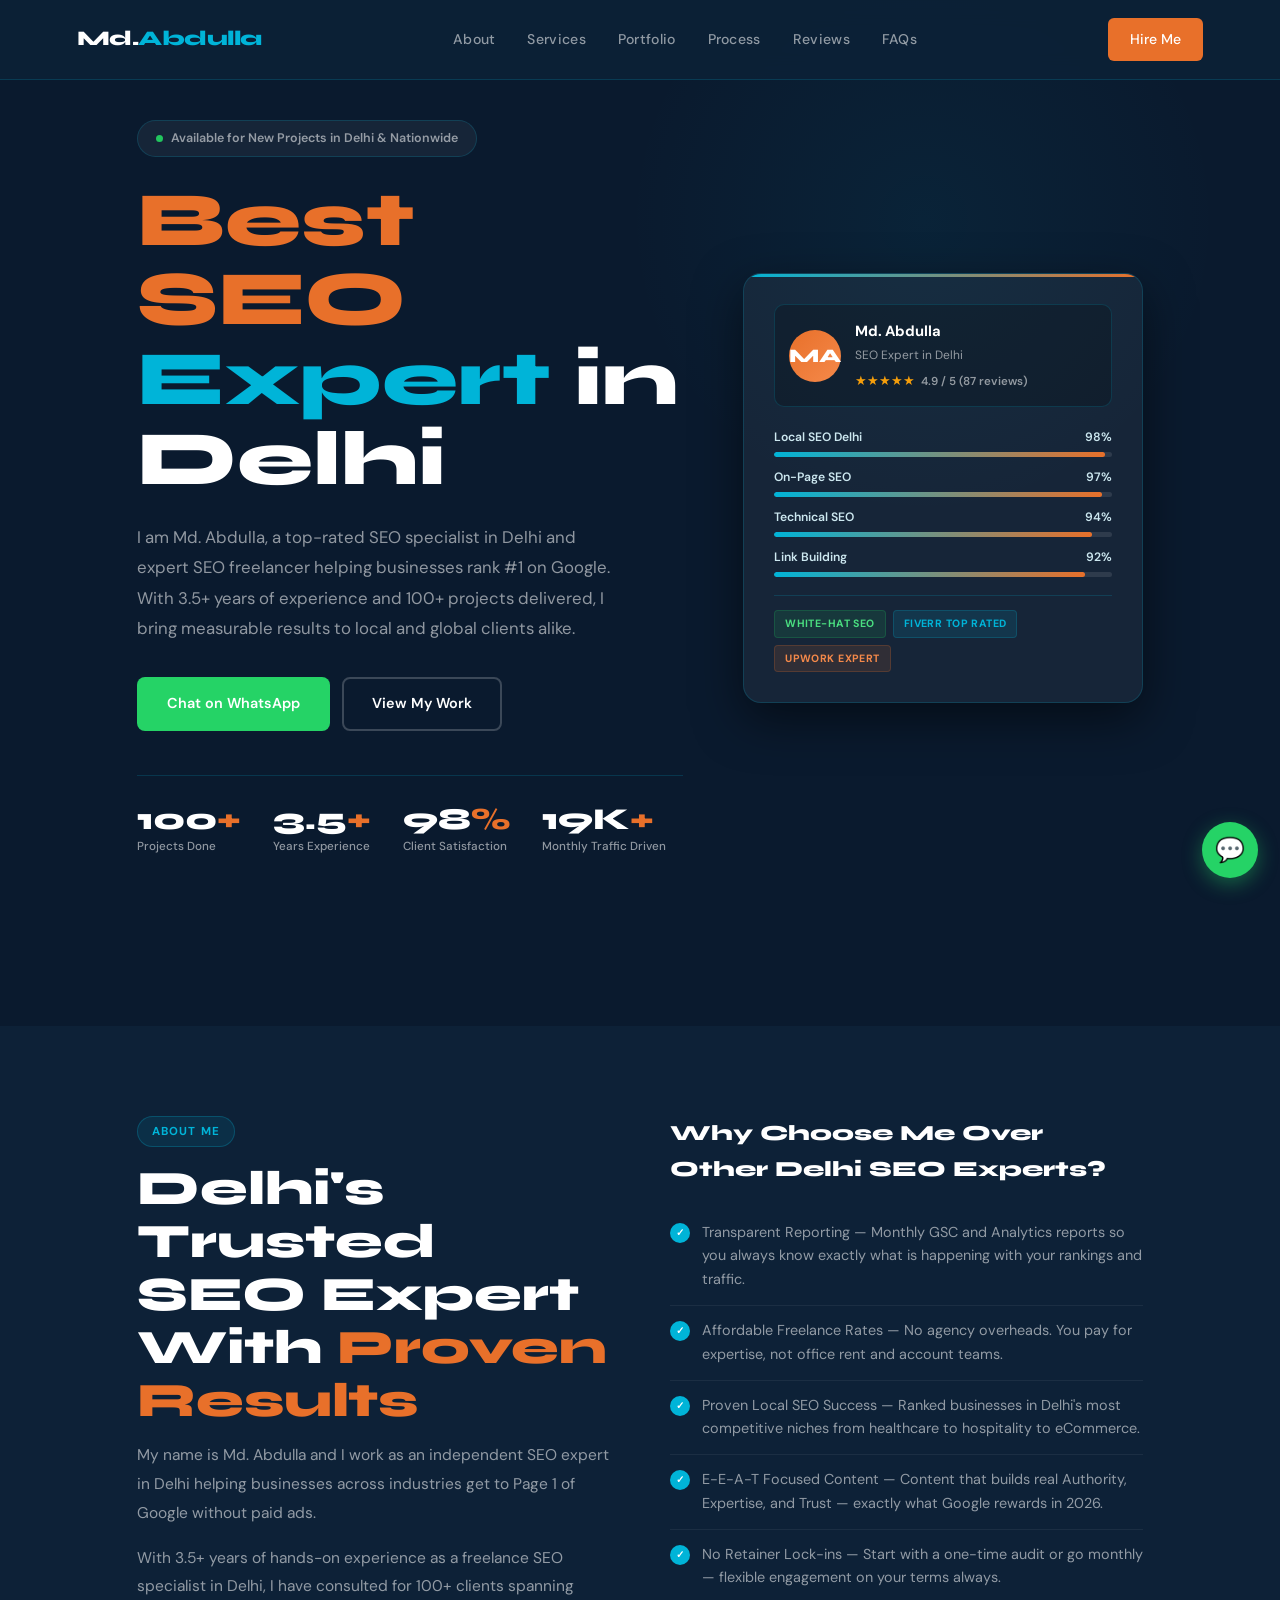
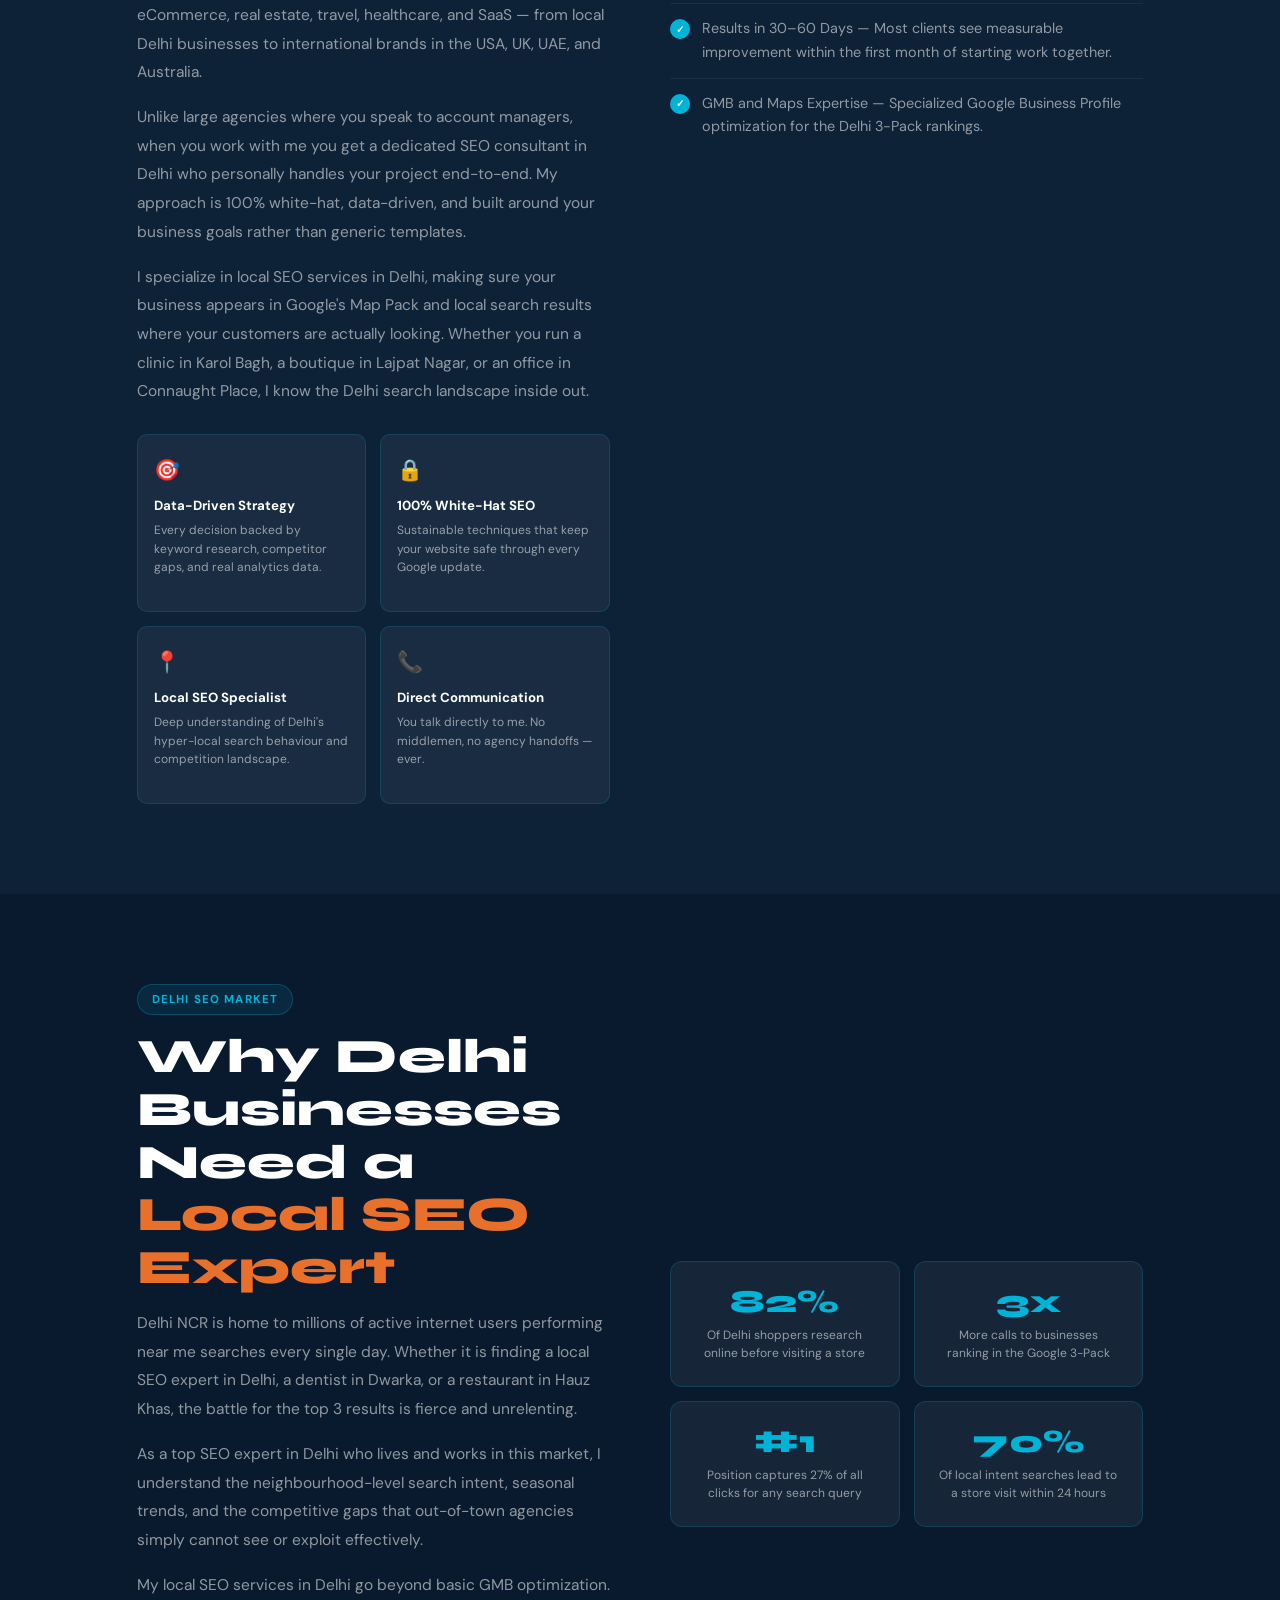
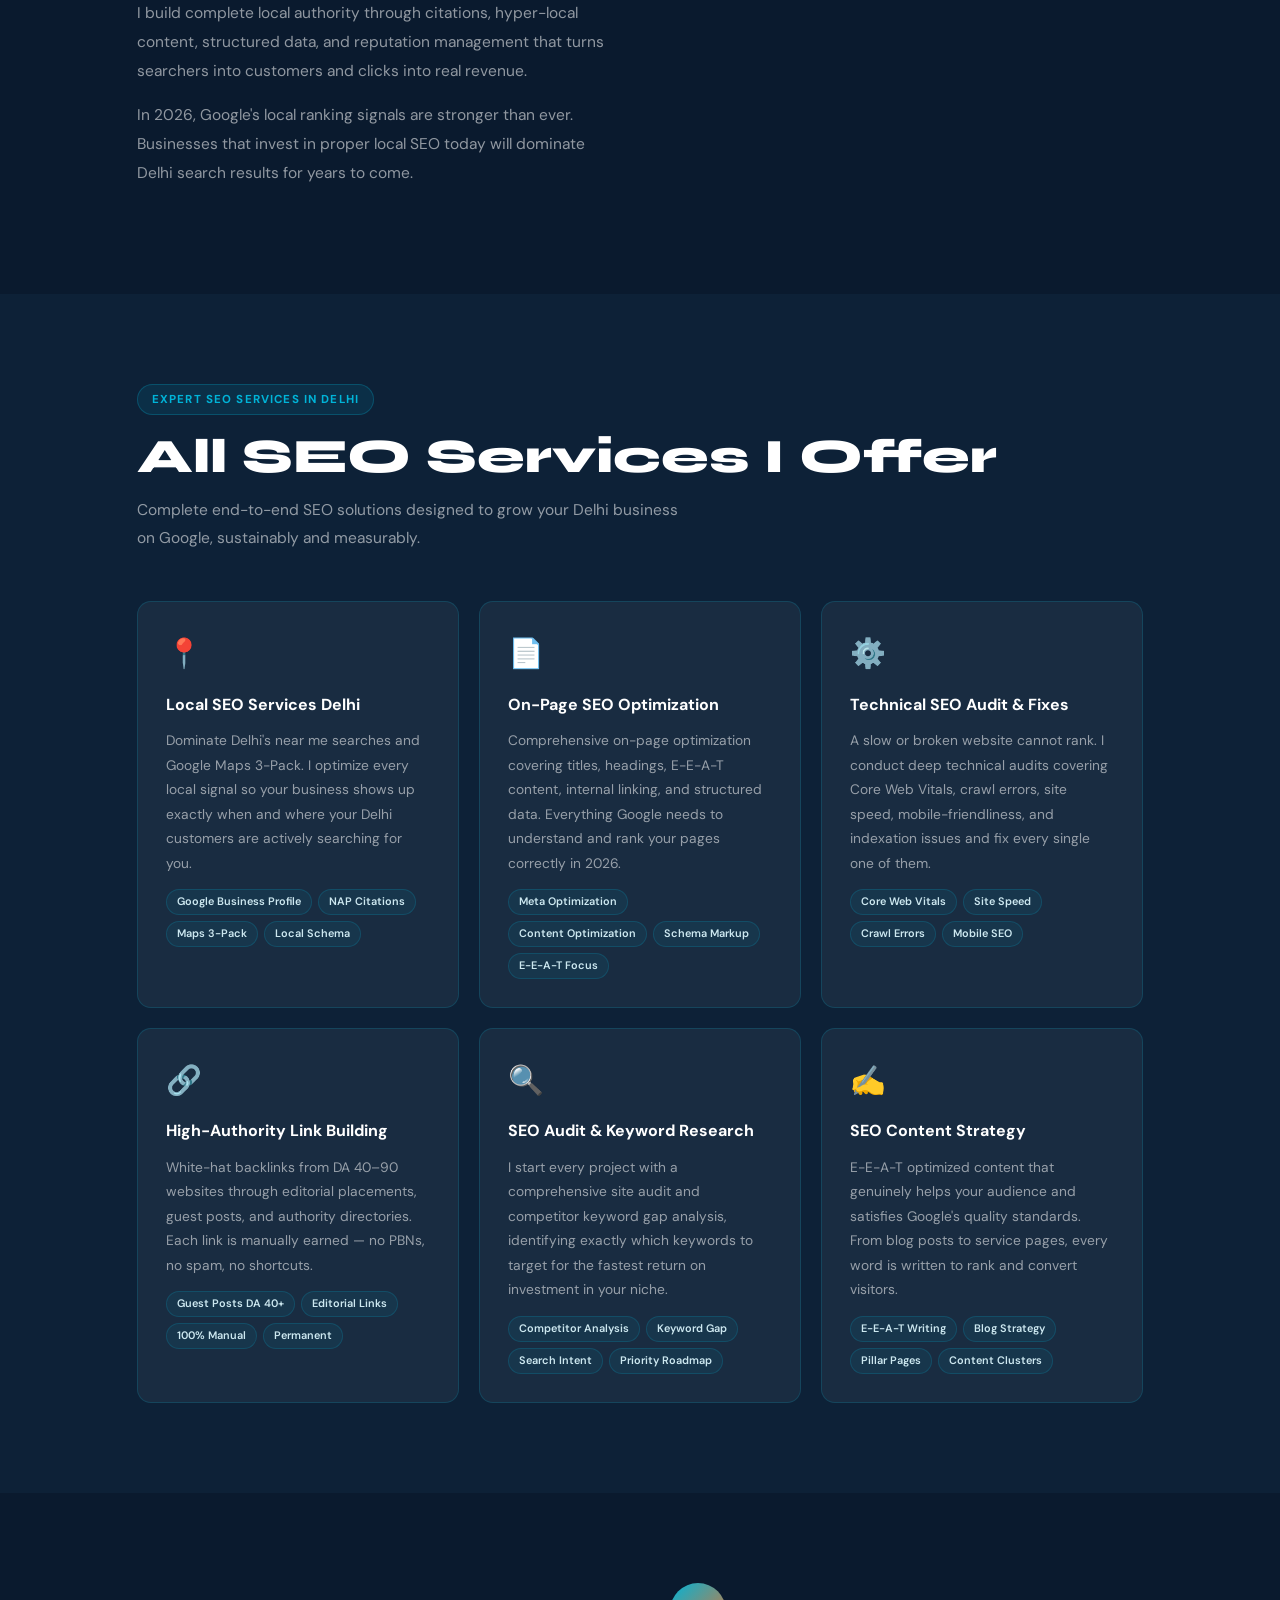
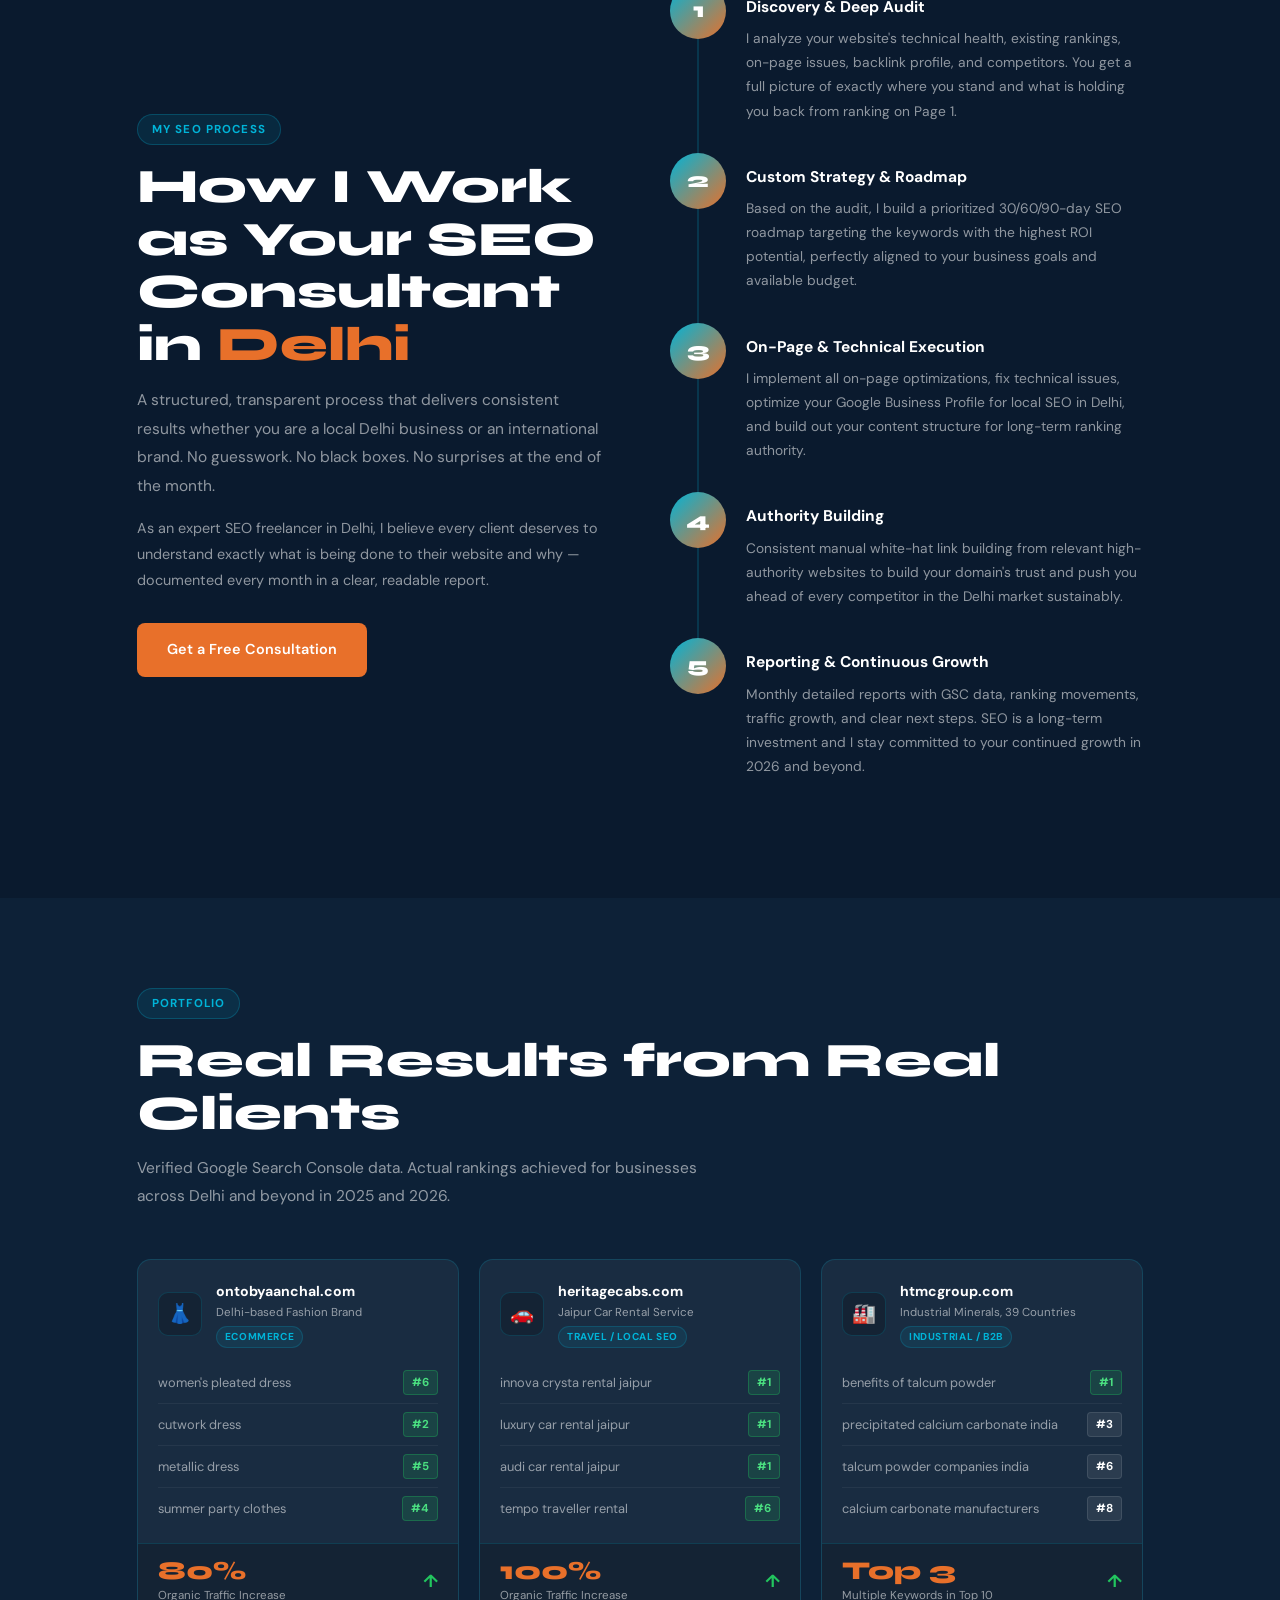
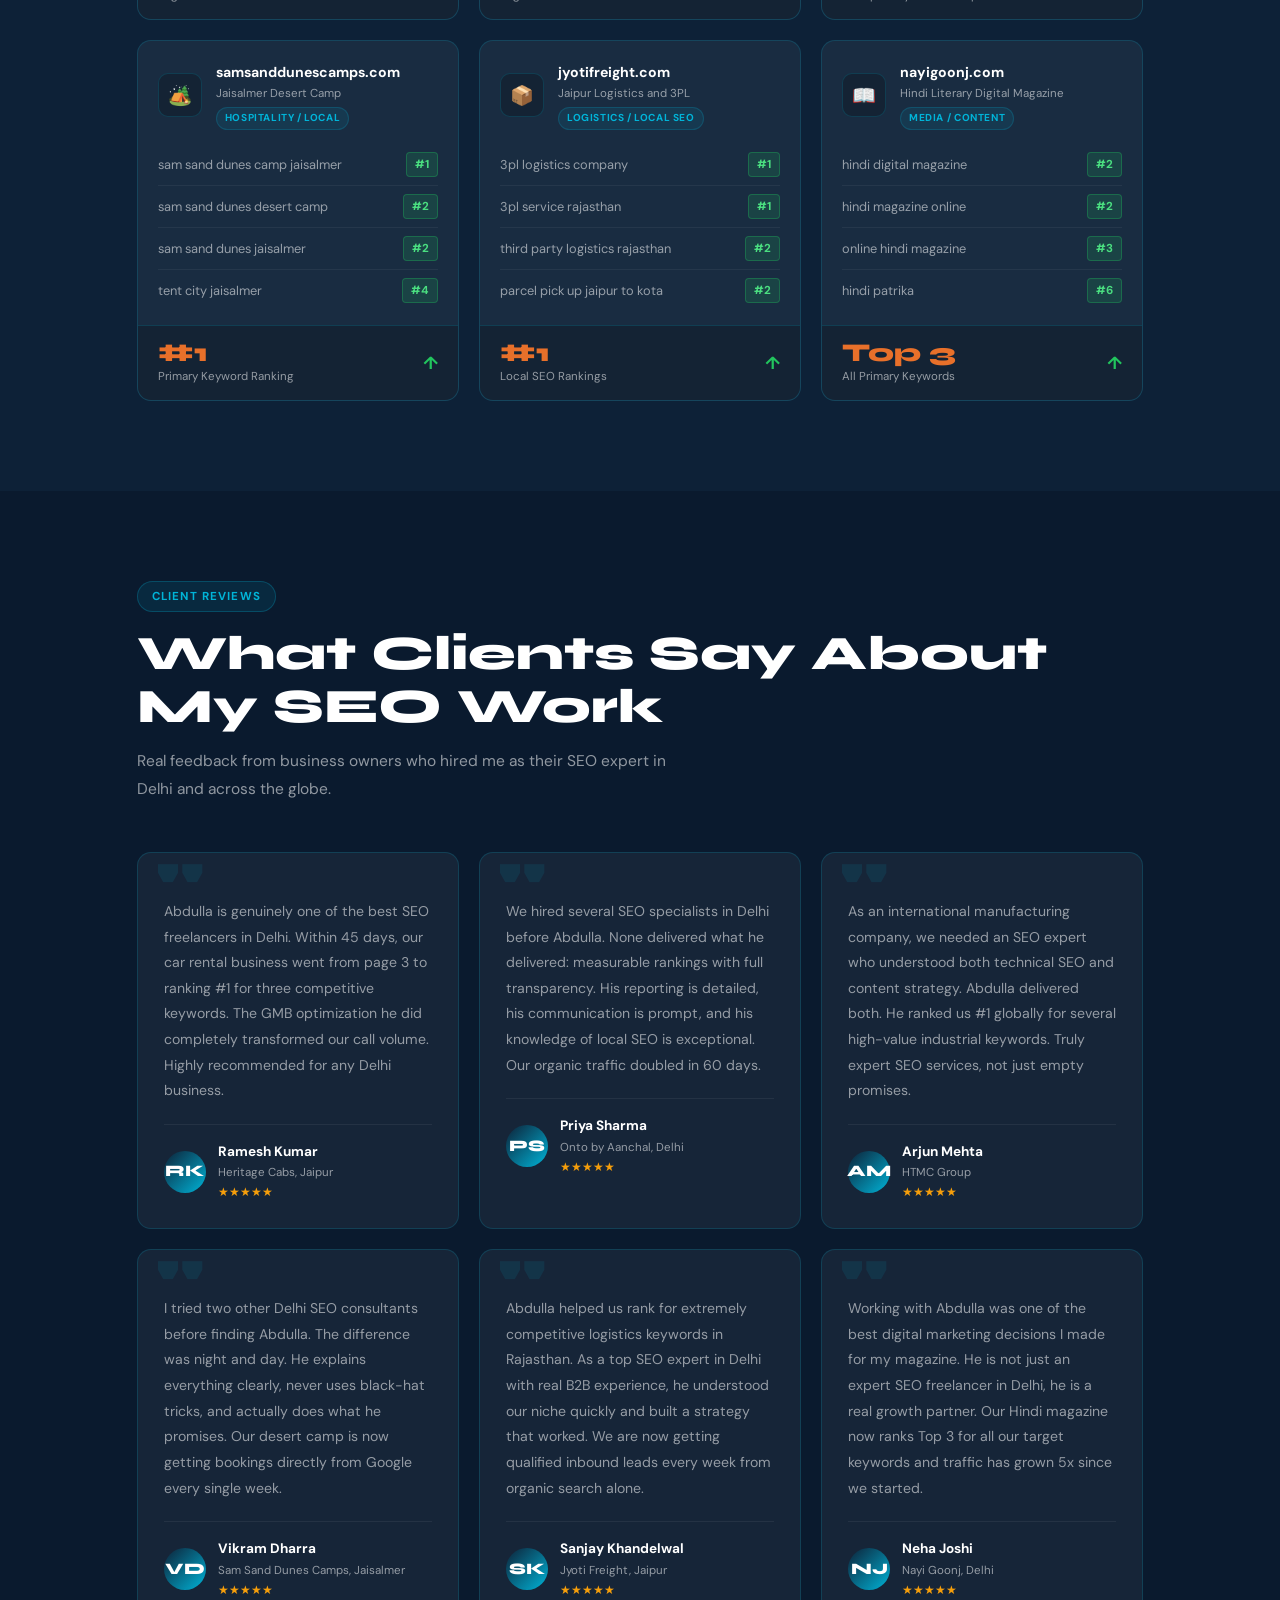
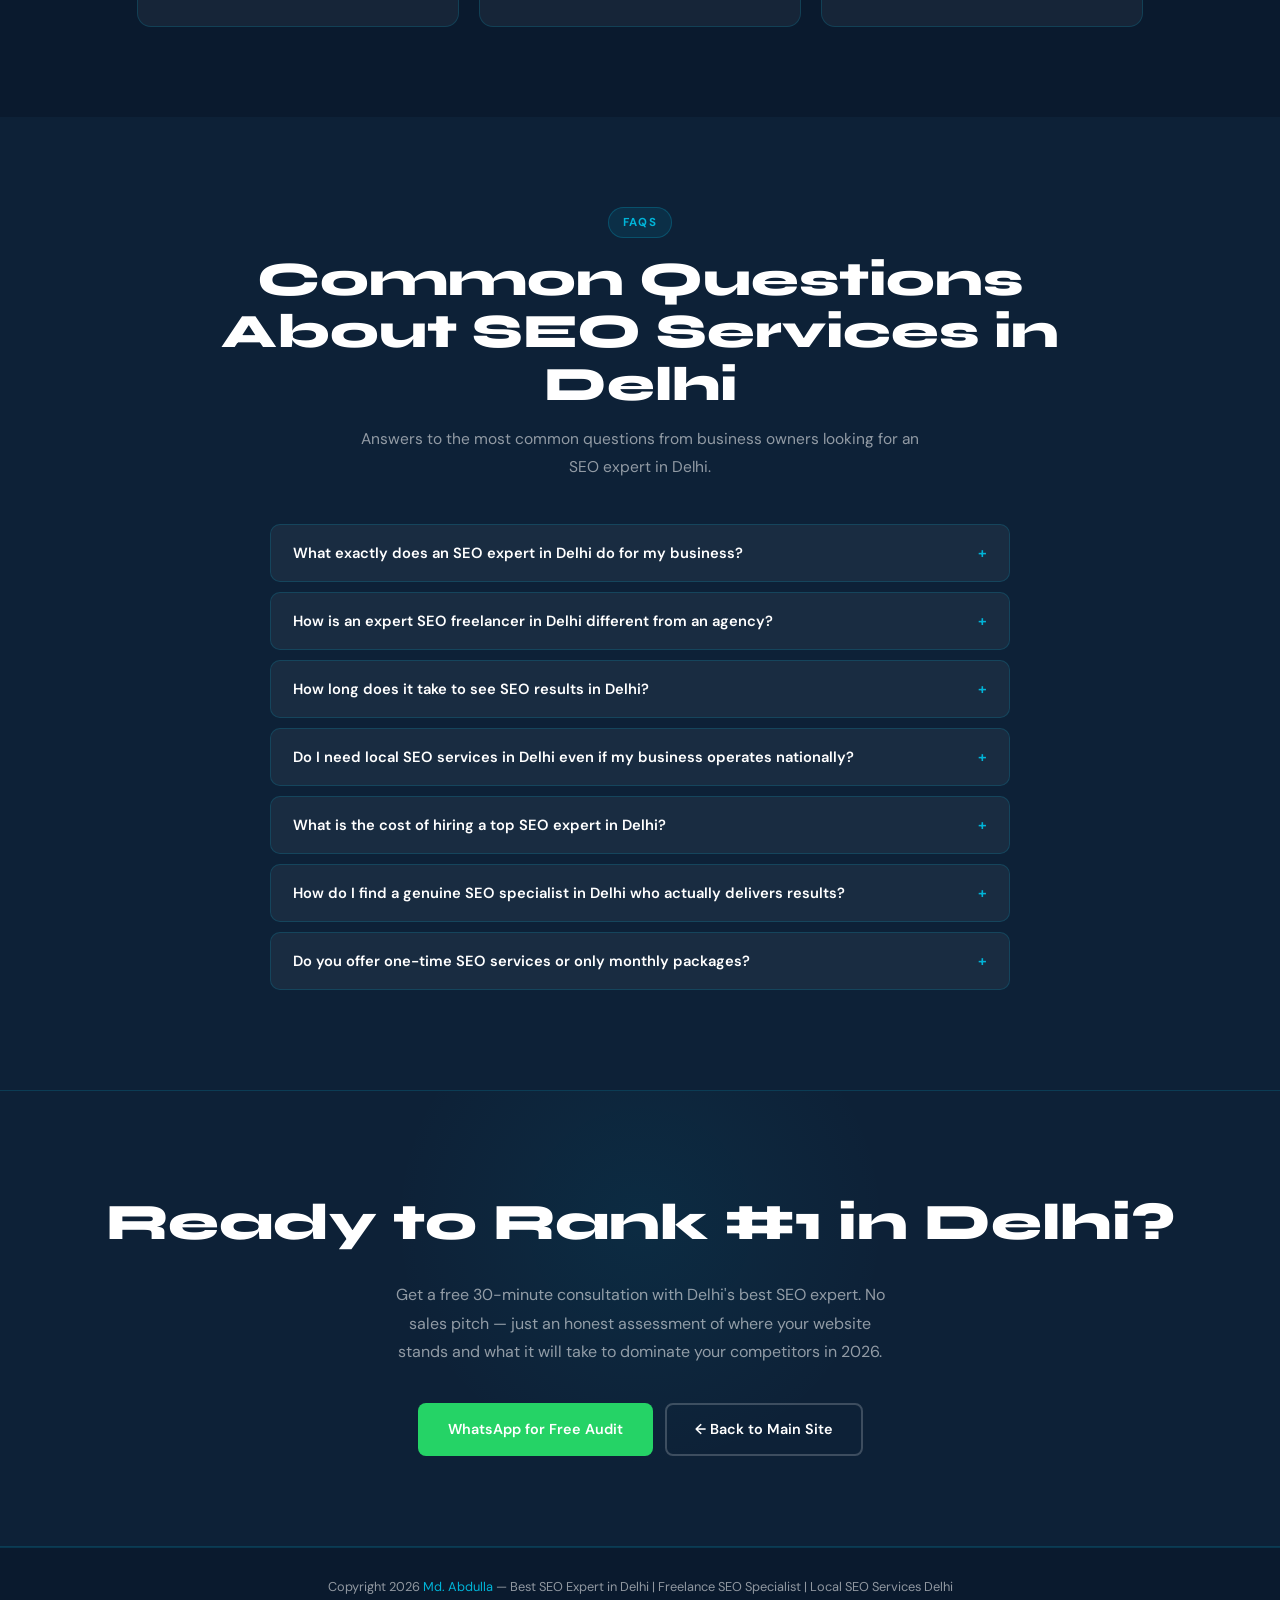
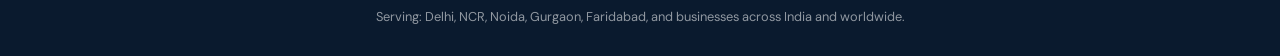
<file: locations/delhi/seo-expert-in-delhi.html>
<!DOCTYPE html>
<html lang="en">

<head>
    <meta charset="UTF-8">
    <meta name="viewport" content="width=device-width, initial-scale=1.0">
    <title>Best SEO Expert in Delhi | Md. Abdulla SEO Specialist</title>
    <meta name="description"
        content="Md. Abdulla is the best SEO expert in Delhi offering local SEO, technical SEO and freelance SEO services. 100+ projects, 98% satisfaction. Get Page 1 results.">
    <meta name="keywords"
        content="SEO Expert in Delhi, Best SEO Expert in Delhi, Local SEO Expert in Delhi, SEO Freelancer in Delhi, SEO Specialist in Delhi, Expert SEO Services Delhi">
    <meta name="author" content="Md. Abdulla">
    <meta name="robots" content="index, follow">
    <link rel="canonical" href="https://abdullaseo.vercel.app/locations/delhi/delhi.html">
    <meta property="og:title" content="Best SEO Expert in Delhi | Md. Abdulla SEO Specialist">
    <meta property="og:description"
        content="Md. Abdulla is Delhi's top-rated SEO specialist. Expert SEO services, 100+ projects, guaranteed Page 1 rankings. Contact now.">
    <meta property="og:url" content="https://abdullaseo.vercel.app/locations/delhi/delhi.html">
    <meta property="og:type" content="website">

    <script type="application/ld+json">
{"@context":"https://schema.org","@graph":[{"@type":"Person","@id":"https://abdullaseo.vercel.app/#person","name":"Md. Abdulla","jobTitle":"SEO Expert","description":"Best SEO Expert in Delhi with 3.5+ years of experience.","url":"https://abdullaseo.vercel.app","address":{"@type":"PostalAddress","addressLocality":"Delhi","addressRegion":"Delhi","addressCountry":"IN"},"contactPoint":{"@type":"ContactPoint","contactType":"Customer Support","telephone":"+916206091426","availableLanguage":["English","Hindi"]}},{"@type":"FAQPage","mainEntity":[{"@type":"Question","name":"What does an SEO expert in Delhi do for my business?","acceptedAnswer":{"@type":"Answer","text":"An SEO expert in Delhi analyzes your website, optimizes it for search engines, builds your online authority, and ensures your business appears at the top of Google when potential customers search for your products or services."}},{"@type":"Question","name":"How long does it take to see SEO results in Delhi?","acceptedAnswer":{"@type":"Answer","text":"Most clients see measurable improvements within 30 to 60 days for local SEO and Google Maps rankings."}}]}]}
</script>

    <link rel="preconnect" href="https://fonts.googleapis.com">
    <link rel="preconnect" href="https://fonts.gstatic.com" crossorigin>
    <link
        href="https://fonts.googleapis.com/css2?family=Syne:wght@700;800&family=DM+Sans:wght@300;400;500;600&display=swap"
        rel="stylesheet">
    <link rel="stylesheet" href="style.css">
</head>

<body>

    <!-- NAVBAR -->
    <nav role="navigation" aria-label="Main Navigation">
        <a href="../../index.html" class="nav-logo">Md.<span>Abdulla</span></a>
        <ul class="nav-links">
            <li><a href="#about">About</a></li>
            <li><a href="#services">Services</a></li>
            <li><a href="#portfolio">Portfolio</a></li>
            <li><a href="#process">Process</a></li>
            <li><a href="#reviews">Reviews</a></li>
            <li><a href="#faq">FAQs</a></li>
        </ul>
        <a href="https://api.whatsapp.com/send/?phone=%2B916206091426" class="nav-cta" target="_blank"
            rel="nofollow">Hire Me</a>
        <button class="nav-toggle" id="navToggle" aria-label="Open menu" aria-expanded="false">
            <span></span><span></span><span></span>
        </button>
    </nav>

    <!-- MOBILE NAV -->
    <div class="mobile-nav" id="mobileNav" aria-hidden="true">
        <a href="#about">About</a>
        <a href="#services">Services</a>
        <a href="#portfolio">Portfolio</a>
        <a href="#process">Process</a>
        <a href="#reviews">Reviews</a>
        <a href="#faq">FAQs</a>
        <a href="https://api.whatsapp.com/send/?phone=%2B916206091426" target="_blank" rel="nofollow"
            class="mobile-cta">Chat on WhatsApp</a>
    </div>

    <!-- HERO -->
    <section class="section" style="padding-top:0;" aria-label="Hero">
        <div class="container">
            <div class="hero">
                <div>
                    <div class="hero-eyebrow">
                        <span class="dot"></span>
                        Available for New Projects in Delhi &amp; Nationwide
                    </div>
                    <h1 class="hero-title">
                        <span class="accent">Best SEO</span><br>
                        <span class="hl">Expert</span> in<br>
                        Delhi
                    </h1>
                    <p class="hero-sub">I am Md. Abdulla, a top-rated SEO specialist in Delhi and expert SEO freelancer
                        helping businesses rank #1 on Google. With 3.5+ years of experience and 100+ projects delivered,
                        I bring measurable results to local and global clients alike.</p>
                    <div class="hero-ctas">
                        <a href="https://api.whatsapp.com/send/?phone=%2B916206091426" class="btn btn-wa"
                            target="_blank" rel="nofollow">Chat on WhatsApp</a>
                        <a href="#portfolio" class="btn btn-outline">View My Work</a>
                    </div>
                    <div class="hero-stats">
                        <div class="stat-item"><span class="stat-num">100<span>+</span></span><span
                                class="stat-label">Projects Done</span></div>
                        <div class="stat-item"><span class="stat-num">3.5<span>+</span></span><span
                                class="stat-label">Years Experience</span></div>
                        <div class="stat-item"><span class="stat-num">98<span>%</span></span><span
                                class="stat-label">Client Satisfaction</span></div>
                        <div class="stat-item"><span class="stat-num">19K<span>+</span></span><span
                                class="stat-label">Monthly Traffic Driven</span></div>
                    </div>
                </div>
                <div class="hero-card">
                    <div class="expert-badge">
                        <div class="expert-initials">MA</div>
                        <div class="expert-info">
                            <h3>Md. Abdulla</h3>
                            <p>SEO Expert in Delhi</p>
                            <div class="rating-row"><span class="stars">★★★★★</span><span class="rating-num">4.9 / 5 (87
                                    reviews)</span></div>
                        </div>
                    </div>
                    <div class="skill-bars">
                        <div class="skill-bar-item">
                            <div class="skill-bar-top"><span>Local SEO Delhi</span><span>98%</span></div>
                            <div class="skill-bar-track">
                                <div class="skill-bar-fill" style="width:98%"></div>
                            </div>
                        </div>
                        <div class="skill-bar-item">
                            <div class="skill-bar-top"><span>On-Page SEO</span><span>97%</span></div>
                            <div class="skill-bar-track">
                                <div class="skill-bar-fill" style="width:97%"></div>
                            </div>
                        </div>
                        <div class="skill-bar-item">
                            <div class="skill-bar-top"><span>Technical SEO</span><span>94%</span></div>
                            <div class="skill-bar-track">
                                <div class="skill-bar-fill" style="width:94%"></div>
                            </div>
                        </div>
                        <div class="skill-bar-item">
                            <div class="skill-bar-top"><span>Link Building</span><span>92%</span></div>
                            <div class="skill-bar-track">
                                <div class="skill-bar-fill" style="width:92%"></div>
                            </div>
                        </div>
                    </div>
                    <div class="trust-badges">
                        <span class="trust-badge badge-green">White-Hat SEO</span>
                        <span class="trust-badge badge-blue">Fiverr Top Rated</span>
                        <span class="trust-badge badge-orange">Upwork Expert</span>
                    </div>
                </div>
            </div>
        </div>
    </section>

    <!-- ABOUT -->
    <section class="section section-alt" id="about" aria-label="About">
        <div class="container">
            <div class="about-grid">
                <div class="about-text">
                    <span class="tag">About Me</span>
                    <h2 class="section-title">Delhi's Trusted SEO Expert With <span class="accent">Proven Results</span>
                    </h2>
                    <p>My name is Md. Abdulla and I work as an independent SEO expert in Delhi helping businesses across
                        industries get to Page 1 of Google without paid ads.</p>
                    <p>With 3.5+ years of hands-on experience as a freelance SEO specialist in Delhi, I have consulted
                        for 100+ clients spanning eCommerce, real estate, travel, healthcare, and SaaS — from local
                        Delhi businesses to international brands in the USA, UK, UAE, and Australia.</p>
                    <p>Unlike large agencies where you speak to account managers, when you work with me you get a
                        dedicated SEO consultant in Delhi who personally handles your project end-to-end. My approach is
                        100% white-hat, data-driven, and built around your business goals rather than generic templates.
                    </p>
                    <p>I specialize in local SEO services in Delhi, making sure your business appears in Google's Map
                        Pack and local search results where your customers are actually looking. Whether you run a
                        clinic in Karol Bagh, a boutique in Lajpat Nagar, or an office in Connaught Place, I know the
                        Delhi search landscape inside out.</p>
                    <div class="highlights-grid">
                        <div class="highlight-card fade-in"><span class="highlight-icon">🎯</span>
                            <h4>Data-Driven Strategy</h4>
                            <p>Every decision backed by keyword research, competitor gaps, and real analytics data.</p>
                        </div>
                        <div class="highlight-card fade-in"><span class="highlight-icon">🔒</span>
                            <h4>100% White-Hat SEO</h4>
                            <p>Sustainable techniques that keep your website safe through every Google update.</p>
                        </div>
                        <div class="highlight-card fade-in"><span class="highlight-icon">📍</span>
                            <h4>Local SEO Specialist</h4>
                            <p>Deep understanding of Delhi's hyper-local search behaviour and competition landscape.</p>
                        </div>
                        <div class="highlight-card fade-in"><span class="highlight-icon">📞</span>
                            <h4>Direct Communication</h4>
                            <p>You talk directly to me. No middlemen, no agency handoffs — ever.</p>
                        </div>
                    </div>
                </div>
                <div>
                    <p class="why-title">Why Choose Me Over Other Delhi SEO Experts?</p>
                    <ul class="why-list">
                        <li><span class="why-check">✓</span><span>Transparent Reporting — Monthly GSC and Analytics
                                reports so you always know exactly what is happening with your rankings and
                                traffic.</span></li>
                        <li><span class="why-check">✓</span><span>Affordable Freelance Rates — No agency overheads. You
                                pay for expertise, not office rent and account teams.</span></li>
                        <li><span class="why-check">✓</span><span>Proven Local SEO Success — Ranked businesses in
                                Delhi's most competitive niches from healthcare to hospitality to eCommerce.</span></li>
                        <li><span class="why-check">✓</span><span>E-E-A-T Focused Content — Content that builds real
                                Authority, Expertise, and Trust — exactly what Google rewards in 2026.</span></li>
                        <li><span class="why-check">✓</span><span>No Retainer Lock-ins — Start with a one-time audit or
                                go monthly — flexible engagement on your terms always.</span></li>
                        <li><span class="why-check">✓</span><span>Results in 30–60 Days — Most clients see measurable
                                improvement within the first month of starting work together.</span></li>
                        <li><span class="why-check">✓</span><span>GMB and Maps Expertise — Specialized Google Business
                                Profile optimization for the Delhi 3-Pack rankings.</span></li>
                    </ul>
                </div>
            </div>
        </div>
    </section>

    <!-- DELHI MARKET -->
    <section class="section" id="delhi-seo" aria-label="Delhi SEO Market">
        <div class="container">
            <div class="delhi-grid">
                <div class="delhi-text">
                    <span class="tag">Delhi SEO Market</span>
                    <h2 class="section-title">Why Delhi Businesses Need a <span class="accent">Local SEO Expert</span>
                    </h2>
                    <p>Delhi NCR is home to millions of active internet users performing near me searches every single
                        day. Whether it is finding a local SEO expert in Delhi, a dentist in Dwarka, or a restaurant in
                        Hauz Khas, the battle for the top 3 results is fierce and unrelenting.</p>
                    <p>As a top SEO expert in Delhi who lives and works in this market, I understand the
                        neighbourhood-level search intent, seasonal trends, and the competitive gaps that out-of-town
                        agencies simply cannot see or exploit effectively.</p>
                    <p>My local SEO services in Delhi go beyond basic GMB optimization. I build complete local authority
                        through citations, hyper-local content, structured data, and reputation management that turns
                        searchers into customers and clicks into real revenue.</p>
                    <p>In 2026, Google's local ranking signals are stronger than ever. Businesses that invest in proper
                        local SEO today will dominate Delhi search results for years to come.</p>
                </div>
                <div class="facts-grid">
                    <div class="fact-card fade-in">
                        <div class="fact-num">82%</div>
                        <div class="fact-label">Of Delhi shoppers research online before visiting a store</div>
                    </div>
                    <div class="fact-card fade-in">
                        <div class="fact-num">3x</div>
                        <div class="fact-label">More calls to businesses ranking in the Google 3-Pack</div>
                    </div>
                    <div class="fact-card fade-in">
                        <div class="fact-num">#1</div>
                        <div class="fact-label">Position captures 27% of all clicks for any search query</div>
                    </div>
                    <div class="fact-card fade-in">
                        <div class="fact-num">70%</div>
                        <div class="fact-label">Of local intent searches lead to a store visit within 24 hours</div>
                    </div>
                </div>
            </div>
        </div>
    </section>

    <!-- SERVICES -->
    <section class="section section-alt" id="services" aria-label="SEO Services">
        <div class="container">
            <span class="tag">Expert SEO Services in Delhi</span>
            <h2 class="section-title">All SEO Services I Offer</h2>
            <p class="section-sub">Complete end-to-end SEO solutions designed to grow your Delhi business on Google,
                sustainably and measurably.</p>
            <div class="services-grid">
                <div class="service-card fade-in"><span class="service-icon">📍</span>
                    <h3>Local SEO Services Delhi</h3>
                    <p>Dominate Delhi's near me searches and Google Maps 3-Pack. I optimize every local signal so your
                        business shows up exactly when and where your Delhi customers are actively searching for you.
                    </p>
                    <div class="service-tags"><span class="s-tag">Google Business Profile</span><span class="s-tag">NAP
                            Citations</span><span class="s-tag">Maps 3-Pack</span><span class="s-tag">Local
                            Schema</span></div>
                </div>
                <div class="service-card fade-in"><span class="service-icon">📄</span>
                    <h3>On-Page SEO Optimization</h3>
                    <p>Comprehensive on-page optimization covering titles, headings, E-E-A-T content, internal linking,
                        and structured data. Everything Google needs to understand and rank your pages correctly in
                        2026.</p>
                    <div class="service-tags"><span class="s-tag">Meta Optimization</span><span class="s-tag">Content
                            Optimization</span><span class="s-tag">Schema Markup</span><span class="s-tag">E-E-A-T
                            Focus</span></div>
                </div>
                <div class="service-card fade-in"><span class="service-icon">⚙️</span>
                    <h3>Technical SEO Audit &amp; Fixes</h3>
                    <p>A slow or broken website cannot rank. I conduct deep technical audits covering Core Web Vitals,
                        crawl errors, site speed, mobile-friendliness, and indexation issues and fix every single one of
                        them.</p>
                    <div class="service-tags"><span class="s-tag">Core Web Vitals</span><span class="s-tag">Site
                            Speed</span><span class="s-tag">Crawl Errors</span><span class="s-tag">Mobile SEO</span>
                    </div>
                </div>
                <div class="service-card fade-in"><span class="service-icon">🔗</span>
                    <h3>High-Authority Link Building</h3>
                    <p>White-hat backlinks from DA 40–90 websites through editorial placements, guest posts, and
                        authority directories. Each link is manually earned — no PBNs, no spam, no shortcuts.</p>
                    <div class="service-tags"><span class="s-tag">Guest Posts DA 40+</span><span class="s-tag">Editorial
                            Links</span><span class="s-tag">100% Manual</span><span class="s-tag">Permanent</span></div>
                </div>
                <div class="service-card fade-in"><span class="service-icon">🔍</span>
                    <h3>SEO Audit &amp; Keyword Research</h3>
                    <p>I start every project with a comprehensive site audit and competitor keyword gap analysis,
                        identifying exactly which keywords to target for the fastest return on investment in your niche.
                    </p>
                    <div class="service-tags"><span class="s-tag">Competitor Analysis</span><span class="s-tag">Keyword
                            Gap</span><span class="s-tag">Search Intent</span><span class="s-tag">Priority
                            Roadmap</span></div>
                </div>
                <div class="service-card fade-in"><span class="service-icon">✍️</span>
                    <h3>SEO Content Strategy</h3>
                    <p>E-E-A-T optimized content that genuinely helps your audience and satisfies Google's quality
                        standards. From blog posts to service pages, every word is written to rank and convert visitors.
                    </p>
                    <div class="service-tags"><span class="s-tag">E-E-A-T Writing</span><span class="s-tag">Blog
                            Strategy</span><span class="s-tag">Pillar Pages</span><span class="s-tag">Content
                            Clusters</span></div>
                </div>
            </div>
        </div>
    </section>

    <!-- PROCESS -->
    <section class="section" id="process" aria-label="SEO Process">
        <div class="container">
            <div class="process-grid">
                <div>
                    <span class="tag">My SEO Process</span>
                    <h2 class="section-title">How I Work as Your SEO Consultant in <span class="accent">Delhi</span>
                    </h2>
                    <p style="color:var(--muted);line-height:1.85;margin-bottom:14px;font-size:.97rem;">A structured,
                        transparent process that delivers consistent results whether you are a local Delhi business or
                        an international brand. No guesswork. No black boxes. No surprises at the end of the month.</p>
                    <p style="color:var(--muted);line-height:1.82;margin-bottom:30px;font-size:.9rem;">As an expert SEO
                        freelancer in Delhi, I believe every client deserves to understand exactly what is being done to
                        their website and why — documented every month in a clear, readable report.</p>
                    <a href="https://api.whatsapp.com/send/?phone=%2B916206091426" class="btn btn-primary"
                        target="_blank" rel="nofollow">Get a Free Consultation</a>
                </div>
                <div>
                    <div class="process-step fade-in">
                        <div class="step-num">1</div>
                        <div class="step-content">
                            <h3>Discovery &amp; Deep Audit</h3>
                            <p>I analyze your website's technical health, existing rankings, on-page issues, backlink
                                profile, and competitors. You get a full picture of exactly where you stand and what is
                                holding you back from ranking on Page 1.</p>
                        </div>
                    </div>
                    <div class="process-step fade-in">
                        <div class="step-num">2</div>
                        <div class="step-content">
                            <h3>Custom Strategy &amp; Roadmap</h3>
                            <p>Based on the audit, I build a prioritized 30/60/90-day SEO roadmap targeting the keywords
                                with the highest ROI potential, perfectly aligned to your business goals and available
                                budget.</p>
                        </div>
                    </div>
                    <div class="process-step fade-in">
                        <div class="step-num">3</div>
                        <div class="step-content">
                            <h3>On-Page &amp; Technical Execution</h3>
                            <p>I implement all on-page optimizations, fix technical issues, optimize your Google
                                Business Profile for local SEO in Delhi, and build out your content structure for
                                long-term ranking authority.</p>
                        </div>
                    </div>
                    <div class="process-step fade-in">
                        <div class="step-num">4</div>
                        <div class="step-content">
                            <h3>Authority Building</h3>
                            <p>Consistent manual white-hat link building from relevant high-authority websites to build
                                your domain's trust and push you ahead of every competitor in the Delhi market
                                sustainably.</p>
                        </div>
                    </div>
                    <div class="process-step fade-in">
                        <div class="step-num">5</div>
                        <div class="step-content">
                            <h3>Reporting &amp; Continuous Growth</h3>
                            <p>Monthly detailed reports with GSC data, ranking movements, traffic growth, and clear next
                                steps. SEO is a long-term investment and I stay committed to your continued growth in
                                2026 and beyond.</p>
                        </div>
                    </div>
                </div>
            </div>
        </div>
    </section>

    <!-- PORTFOLIO -->
    <section class="section section-alt" id="portfolio" aria-label="Portfolio">
        <div class="container">
            <span class="tag">Portfolio</span>
            <h2 class="section-title">Real Results from Real Clients</h2>
            <p class="section-sub">Verified Google Search Console data. Actual rankings achieved for businesses across
                Delhi and beyond in 2025 and 2026.</p>
            <div class="portfolio-grid">
                <div class="portfolio-card fade-in">
                    <div class="portfolio-header">
                        <div class="portfolio-icon">👗</div>
                        <div class="portfolio-meta">
                            <h3>ontobyaanchal.com</h3>
                            <p>Delhi-based Fashion Brand</p><span class="portfolio-niche">eCommerce</span>
                        </div>
                    </div>
                    <div class="portfolio-keywords">
                        <div class="kw-row"><span>women's pleated dress</span><span class="kw-pos top">#6</span></div>
                        <div class="kw-row"><span>cutwork dress</span><span class="kw-pos top">#2</span></div>
                        <div class="kw-row"><span>metallic dress</span><span class="kw-pos top">#5</span></div>
                        <div class="kw-row"><span>summer party clothes</span><span class="kw-pos top">#4</span></div>
                    </div>
                    <div class="portfolio-result">
                        <div>
                            <div class="result-num">80%</div>
                            <div class="result-label">Organic Traffic Increase</div>
                        </div>
                        <div class="result-arrow">↑</div>
                    </div>
                </div>
                <div class="portfolio-card fade-in">
                    <div class="portfolio-header">
                        <div class="portfolio-icon">🚗</div>
                        <div class="portfolio-meta">
                            <h3>heritagecabs.com</h3>
                            <p>Jaipur Car Rental Service</p><span class="portfolio-niche">Travel / Local SEO</span>
                        </div>
                    </div>
                    <div class="portfolio-keywords">
                        <div class="kw-row"><span>innova crysta rental jaipur</span><span class="kw-pos top">#1</span>
                        </div>
                        <div class="kw-row"><span>luxury car rental jaipur</span><span class="kw-pos top">#1</span>
                        </div>
                        <div class="kw-row"><span>audi car rental jaipur</span><span class="kw-pos top">#1</span></div>
                        <div class="kw-row"><span>tempo traveller rental</span><span class="kw-pos top">#6</span></div>
                    </div>
                    <div class="portfolio-result">
                        <div>
                            <div class="result-num">100%</div>
                            <div class="result-label">Organic Traffic Increase</div>
                        </div>
                        <div class="result-arrow">↑</div>
                    </div>
                </div>
                <div class="portfolio-card fade-in">
                    <div class="portfolio-header">
                        <div class="portfolio-icon">🏭</div>
                        <div class="portfolio-meta">
                            <h3>htmcgroup.com</h3>
                            <p>Industrial Minerals, 39 Countries</p><span class="portfolio-niche">Industrial /
                                B2B</span>
                        </div>
                    </div>
                    <div class="portfolio-keywords">
                        <div class="kw-row"><span>benefits of talcum powder</span><span class="kw-pos top">#1</span>
                        </div>
                        <div class="kw-row"><span>precipitated calcium carbonate india</span><span
                                class="kw-pos">#3</span></div>
                        <div class="kw-row"><span>talcum powder companies india</span><span class="kw-pos">#6</span>
                        </div>
                        <div class="kw-row"><span>calcium carbonate manufacturers</span><span class="kw-pos">#8</span>
                        </div>
                    </div>
                    <div class="portfolio-result">
                        <div>
                            <div class="result-num">Top 3</div>
                            <div class="result-label">Multiple Keywords in Top 10</div>
                        </div>
                        <div class="result-arrow">↑</div>
                    </div>
                </div>
                <div class="portfolio-card fade-in">
                    <div class="portfolio-header">
                        <div class="portfolio-icon">🏕️</div>
                        <div class="portfolio-meta">
                            <h3>samsanddunescamps.com</h3>
                            <p>Jaisalmer Desert Camp</p><span class="portfolio-niche">Hospitality / Local</span>
                        </div>
                    </div>
                    <div class="portfolio-keywords">
                        <div class="kw-row"><span>sam sand dunes camp jaisalmer</span><span class="kw-pos top">#1</span>
                        </div>
                        <div class="kw-row"><span>sam sand dunes desert camp</span><span class="kw-pos top">#2</span>
                        </div>
                        <div class="kw-row"><span>sam sand dunes jaisalmer</span><span class="kw-pos top">#2</span>
                        </div>
                        <div class="kw-row"><span>tent city jaisalmer</span><span class="kw-pos top">#4</span></div>
                    </div>
                    <div class="portfolio-result">
                        <div>
                            <div class="result-num">#1</div>
                            <div class="result-label">Primary Keyword Ranking</div>
                        </div>
                        <div class="result-arrow">↑</div>
                    </div>
                </div>
                <div class="portfolio-card fade-in">
                    <div class="portfolio-header">
                        <div class="portfolio-icon">📦</div>
                        <div class="portfolio-meta">
                            <h3>jyotifreight.com</h3>
                            <p>Jaipur Logistics and 3PL</p><span class="portfolio-niche">Logistics / Local SEO</span>
                        </div>
                    </div>
                    <div class="portfolio-keywords">
                        <div class="kw-row"><span>3pl logistics company</span><span class="kw-pos top">#1</span></div>
                        <div class="kw-row"><span>3pl service rajasthan</span><span class="kw-pos top">#1</span></div>
                        <div class="kw-row"><span>third party logistics rajasthan</span><span
                                class="kw-pos top">#2</span></div>
                        <div class="kw-row"><span>parcel pick up jaipur to kota</span><span class="kw-pos top">#2</span>
                        </div>
                    </div>
                    <div class="portfolio-result">
                        <div>
                            <div class="result-num">#1</div>
                            <div class="result-label">Local SEO Rankings</div>
                        </div>
                        <div class="result-arrow">↑</div>
                    </div>
                </div>
                <div class="portfolio-card fade-in">
                    <div class="portfolio-header">
                        <div class="portfolio-icon">📖</div>
                        <div class="portfolio-meta">
                            <h3>nayigoonj.com</h3>
                            <p>Hindi Literary Digital Magazine</p><span class="portfolio-niche">Media / Content</span>
                        </div>
                    </div>
                    <div class="portfolio-keywords">
                        <div class="kw-row"><span>hindi digital magazine</span><span class="kw-pos top">#2</span></div>
                        <div class="kw-row"><span>hindi magazine online</span><span class="kw-pos top">#2</span></div>
                        <div class="kw-row"><span>online hindi magazine</span><span class="kw-pos top">#3</span></div>
                        <div class="kw-row"><span>hindi patrika</span><span class="kw-pos top">#6</span></div>
                    </div>
                    <div class="portfolio-result">
                        <div>
                            <div class="result-num">Top 3</div>
                            <div class="result-label">All Primary Keywords</div>
                        </div>
                        <div class="result-arrow">↑</div>
                    </div>
                </div>
            </div>
        </div>
    </section>

    <!-- TESTIMONIALS -->
    <section class="section" id="reviews" aria-label="Client Reviews">
        <div class="container">
            <span class="tag">Client Reviews</span>
            <h2 class="section-title">What Clients Say About My SEO Work</h2>
            <p class="section-sub">Real feedback from business owners who hired me as their SEO expert in Delhi and
                across the globe.</p>
            <div class="testimonials-grid">
                <div class="testimonial-card fade-in">
                    <div class="quote-mark">"</div>
                    <p class="testimonial-text">Abdulla is genuinely one of the best SEO freelancers in Delhi. Within 45
                        days, our car rental business went from page 3 to ranking #1 for three competitive keywords. The
                        GMB optimization he did completely transformed our call volume. Highly recommended for any Delhi
                        business.</p>
                    <div class="testimonial-author">
                        <div class="author-avatar">RK</div>
                        <div>
                            <div class="author-name">Ramesh Kumar</div>
                            <div class="author-biz">Heritage Cabs, Jaipur</div>
                            <div class="author-stars">★★★★★</div>
                        </div>
                    </div>
                </div>
                <div class="testimonial-card fade-in">
                    <div class="quote-mark">"</div>
                    <p class="testimonial-text">We hired several SEO specialists in Delhi before Abdulla. None delivered
                        what he delivered: measurable rankings with full transparency. His reporting is detailed, his
                        communication is prompt, and his knowledge of local SEO is exceptional. Our organic traffic
                        doubled in 60 days.</p>
                    <div class="testimonial-author">
                        <div class="author-avatar">PS</div>
                        <div>
                            <div class="author-name">Priya Sharma</div>
                            <div class="author-biz">Onto by Aanchal, Delhi</div>
                            <div class="author-stars">★★★★★</div>
                        </div>
                    </div>
                </div>
                <div class="testimonial-card fade-in">
                    <div class="quote-mark">"</div>
                    <p class="testimonial-text">As an international manufacturing company, we needed an SEO expert who
                        understood both technical SEO and content strategy. Abdulla delivered both. He ranked us #1
                        globally for several high-value industrial keywords. Truly expert SEO services, not just empty
                        promises.</p>
                    <div class="testimonial-author">
                        <div class="author-avatar">AM</div>
                        <div>
                            <div class="author-name">Arjun Mehta</div>
                            <div class="author-biz">HTMC Group</div>
                            <div class="author-stars">★★★★★</div>
                        </div>
                    </div>
                </div>
                <div class="testimonial-card fade-in">
                    <div class="quote-mark">"</div>
                    <p class="testimonial-text">I tried two other Delhi SEO consultants before finding Abdulla. The
                        difference was night and day. He explains everything clearly, never uses black-hat tricks, and
                        actually does what he promises. Our desert camp is now getting bookings directly from Google
                        every single week.</p>
                    <div class="testimonial-author">
                        <div class="author-avatar">VD</div>
                        <div>
                            <div class="author-name">Vikram Dharra</div>
                            <div class="author-biz">Sam Sand Dunes Camps, Jaisalmer</div>
                            <div class="author-stars">★★★★★</div>
                        </div>
                    </div>
                </div>
                <div class="testimonial-card fade-in">
                    <div class="quote-mark">"</div>
                    <p class="testimonial-text">Abdulla helped us rank for extremely competitive logistics keywords in
                        Rajasthan. As a top SEO expert in Delhi with real B2B experience, he understood our niche
                        quickly and built a strategy that worked. We are now getting qualified inbound leads every week
                        from organic search alone.</p>
                    <div class="testimonial-author">
                        <div class="author-avatar">SK</div>
                        <div>
                            <div class="author-name">Sanjay Khandelwal</div>
                            <div class="author-biz">Jyoti Freight, Jaipur</div>
                            <div class="author-stars">★★★★★</div>
                        </div>
                    </div>
                </div>
                <div class="testimonial-card fade-in">
                    <div class="quote-mark">"</div>
                    <p class="testimonial-text">Working with Abdulla was one of the best digital marketing decisions I
                        made for my magazine. He is not just an expert SEO freelancer in Delhi, he is a real growth
                        partner. Our Hindi magazine now ranks Top 3 for all our target keywords and traffic has grown 5x
                        since we started.</p>
                    <div class="testimonial-author">
                        <div class="author-avatar">NJ</div>
                        <div>
                            <div class="author-name">Neha Joshi</div>
                            <div class="author-biz">Nayi Goonj, Delhi</div>
                            <div class="author-stars">★★★★★</div>
                        </div>
                    </div>
                </div>
            </div>
        </div>
    </section>

    <!-- FAQs -->
    <section class="section section-alt" id="faq" aria-label="Frequently Asked Questions">
        <div class="container" style="text-align:center;">
            <span class="tag">FAQs</span>
            <h2 class="section-title">Common Questions About SEO Services in Delhi</h2>
            <p class="section-sub" style="margin:0 auto 42px;">Answers to the most common questions from business owners
                looking for an SEO expert in Delhi.</p>
        </div>
        <div class="container">
            <div class="faq-list">
                <div class="faq-item"><button class="faq-question">What exactly does an SEO expert in Delhi do for my
                        business?<span class="faq-icon">+</span></button>
                    <div class="faq-answer">
                        <div class="faq-answer-inner">An SEO expert in Delhi analyzes your website, optimizes it for
                            search engines, builds your online authority, and ensures your business appears at the top
                            of Google when potential customers search for your products or services. This includes
                            on-page SEO, technical fixes, link building, local SEO, and content strategy all tailored to
                            the Delhi market.</div>
                    </div>
                </div>
                <div class="faq-item"><button class="faq-question">How is an expert SEO freelancer in Delhi different
                        from an agency?<span class="faq-icon">+</span></button>
                    <div class="faq-answer">
                        <div class="faq-answer-inner">When you hire an expert SEO freelancer in Delhi like me, you get
                            direct access to the person doing the actual work. At agencies you pay for account managers,
                            offices, and overhead then get passed to junior executives. As a freelance SEO specialist I
                            personally manage your project, respond within hours, and take full accountability for your
                            results.</div>
                    </div>
                </div>
                <div class="faq-item"><button class="faq-question">How long does it take to see SEO results in
                        Delhi?<span class="faq-icon">+</span></button>
                    <div class="faq-answer">
                        <div class="faq-answer-inner">Most clients see measurable improvements within 30 to 60 days for
                            local SEO and Google Maps rankings. Organic keyword rankings for competitive terms typically
                            improve significantly within 60 to 90 days, with continued growth over 6 to 12 months. I
                            provide a realistic projection after the initial audit with no false promises.</div>
                    </div>
                </div>
                <div class="faq-item"><button class="faq-question">Do I need local SEO services in Delhi even if my
                        business operates nationally?<span class="faq-icon">+</span></button>
                    <div class="faq-answer">
                        <div class="faq-answer-inner">Yes. Local SEO in Delhi helps you capture high-intent
                            geographically specific searches even if you serve customers nationwide. Delhi searches like
                            near me or service in Delhi convert at a much higher rate than broad national terms.
                            Building local authority in Delhi also strengthens your overall domain and supports your
                            national rankings.</div>
                    </div>
                </div>
                <div class="faq-item"><button class="faq-question">What is the cost of hiring a top SEO expert in
                        Delhi?<span class="faq-icon">+</span></button>
                    <div class="faq-answer">
                        <div class="faq-answer-inner">My freelance SEO services in Delhi are priced based on the scope
                            and competitiveness of your project. I offer flexible packages starting from a one-time
                            audit to full monthly retainers. Contact me on WhatsApp for a free 30-minute consultation
                            and a custom quote. No generic packages and no hidden costs.</div>
                    </div>
                </div>
                <div class="faq-item"><button class="faq-question">How do I find a genuine SEO specialist in Delhi who
                        actually delivers results?<span class="faq-icon">+</span></button>
                    <div class="faq-answer">
                        <div class="faq-answer-inner">The simplest test is to check whether their own website ranks on
                            Google for SEO-related keywords. Beyond that, look for verified portfolio results with real
                            GSC screenshots, genuine client testimonials, and transparent communication about timelines
                            and methods. I am happy to show my rankings, GSC data, and connect you with existing clients
                            for references.</div>
                    </div>
                </div>
                <div class="faq-item"><button class="faq-question">Do you offer one-time SEO services or only monthly
                        packages?<span class="faq-icon">+</span></button>
                    <div class="faq-answer">
                        <div class="faq-answer-inner">Both options are available. I offer one-time SEO audits, on-page
                            optimization projects, and GMB setup for businesses that need a specific deliverable. For
                            ongoing growth, monthly retainer packages cover continuous optimization, link building,
                            content strategy, and monthly reporting. There are no lock-in contracts at all.</div>
                    </div>
                </div>
            </div>
        </div>
    </section>

    <!-- CTA -->
    <section class="cta-section" aria-label="Contact">
        <h2>Ready to Rank #1 in <span class="accent">Delhi?</span></h2>
        <p>Get a free 30-minute consultation with Delhi's best SEO expert. No sales pitch — just an honest assessment of
            where your website stands and what it will take to dominate your competitors in 2026.</p>
        <div class="cta-btns">
            <a href="https://api.whatsapp.com/send/?phone=%2B916206091426" class="btn btn-wa" target="_blank"
                rel="nofollow">WhatsApp for Free Audit</a>
            <a href="../../index.html" class="btn btn-outline">← Back to Main Site</a>
        </div>
    </section>

    <!-- FOOTER -->
    <footer>
        <div class="container">
            <p>Copyright 2026 <a href="../../index.html">Md. Abdulla</a> — Best SEO Expert in Delhi | Freelance SEO
                Specialist | Local SEO Services Delhi</p>
            <p style="margin-top:8px;">Serving: Delhi, NCR, Noida, Gurgaon, Faridabad, and businesses across India and
                worldwide.</p>
        </div>
    </footer>

    <a href="https://api.whatsapp.com/send/?phone=%2B916206091426" class="sticky-wa" target="_blank" rel="nofollow"
        aria-label="Chat on WhatsApp">💬</a>

    <script>
        // Mobile nav
        const navToggle = document.getElementById('navToggle');
        const mobileNav = document.getElementById('mobileNav');

        function closeMobileNav() {
            navToggle.classList.remove('open');
            navToggle.setAttribute('aria-expanded', 'false');
            mobileNav.classList.remove('open');
            mobileNav.setAttribute('aria-hidden', 'true');
        }

        navToggle.addEventListener('click', () => {
            const isOpen = mobileNav.classList.contains('open');
            if (isOpen) { closeMobileNav(); }
            else {
                navToggle.classList.add('open');
                navToggle.setAttribute('aria-expanded', 'true');
                mobileNav.classList.add('open');
                mobileNav.setAttribute('aria-hidden', 'false');
            }
        });

        mobileNav.querySelectorAll('a').forEach(a => a.addEventListener('click', closeMobileNav));
        window.addEventListener('scroll', () => { if (mobileNav.classList.contains('open')) closeMobileNav(); });

        // Active nav link on scroll
        const sections = document.querySelectorAll('section[id]');
        const navLinks = document.querySelectorAll('.nav-links a');
        window.addEventListener('scroll', () => {
            let cur = '';
            sections.forEach(s => { if (window.scrollY >= s.offsetTop - 100) cur = s.id; });
            navLinks.forEach(a => { a.style.color = a.getAttribute('href') === '#' + cur ? 'var(--teal)' : ''; });
        });

        // FAQ accordion
        document.querySelectorAll('.faq-question').forEach(btn => {
            btn.addEventListener('click', () => {
                const item = btn.parentElement;
                const isOpen = item.classList.contains('open');
                document.querySelectorAll('.faq-item').forEach(i => i.classList.remove('open'));
                if (!isOpen) item.classList.add('open');
            });
        });

        // Scroll fade-in
        const observer = new IntersectionObserver((entries) => {
            entries.forEach(e => { if (e.isIntersecting) { e.target.classList.add('visible'); observer.unobserve(e.target); } });
        }, { threshold: 0.1 });
        document.querySelectorAll('.fade-in').forEach(el => observer.observe(el));
    </script>
</body>

</html>
</file>
<file: locations/delhi/style.css>
/* =====================================================
   Delhi Location Page — style.css
   Location: locations/delhi/style.css
   ===================================================== */

:root {
	--navy: #0d2137;
	--navy2: #0a1a2e;
	--teal: #00b4d8;
	--orange: #e8702a;
	--orange2: #f5894a;
	--white: #ffffff;
	--light: #cde8f0;
	--muted: rgba(255, 255, 255, 0.55);
	--card-bg: rgba(255, 255, 255, 0.05);
	--card-border: rgba(0, 180, 216, 0.18);
	--green: #22c55e;
}

*,
*::before,
*::after {
	margin: 0;
	padding: 0;
	box-sizing: border-box;
}
html {
	scroll-behavior: smooth;
}
body {
	font-family: 'DM Sans', sans-serif;
	background: var(--navy2);
	color: var(--white);
	line-height: 1.65;
	overflow-x: hidden;
}

.container {
	max-width: 1160px;
	margin: 0 auto;
	padding: 0 6%;
}
.section {
	padding: 90px 0;
}
.section-alt {
	background: var(--navy);
}

.tag {
	display: inline-block;
	font-size: 0.72rem;
	font-weight: 700;
	letter-spacing: 0.1em;
	text-transform: uppercase;
	color: var(--teal);
	background: rgba(0, 180, 216, 0.1);
	border: 1px solid rgba(0, 180, 216, 0.25);
	padding: 5px 14px;
	border-radius: 40px;
	margin-bottom: 16px;
}
.section-title {
	font-family: 'Syne', sans-serif;
	font-size: clamp(1.9rem, 4.5vw, 3rem);
	font-weight: 800;
	line-height: 1.1;
	color: var(--white);
	margin-bottom: 14px;
}
.section-title .accent {
	color: var(--orange);
}
.section-sub {
	font-size: 0.97rem;
	color: var(--muted);
	max-width: 560px;
	line-height: 1.8;
	margin-bottom: 48px;
}

.btn {
	display: inline-flex;
	align-items: center;
	gap: 8px;
	padding: 13px 28px;
	border-radius: 8px;
	font-weight: 600;
	font-size: 0.9rem;
	text-decoration: none;
	transition: all 0.2s;
	cursor: pointer;
	border: 2px solid transparent;
	font-family: 'DM Sans', sans-serif;
}
.btn-primary {
	background: var(--orange);
	color: #fff;
}
.btn-primary:hover {
	background: var(--orange2);
	transform: translateY(-2px);
	box-shadow: 0 8px 24px rgba(232, 112, 42, 0.35);
}
.btn-outline {
	background: transparent;
	color: var(--white);
	border-color: rgba(255, 255, 255, 0.2);
}
.btn-outline:hover {
	border-color: var(--teal);
	color: var(--teal);
}
.btn-wa {
	background: #25d366;
	color: #fff;
}
.btn-wa:hover {
	background: #1da851;
	transform: translateY(-2px);
	box-shadow: 0 8px 24px rgba(37, 211, 102, 0.3);
}

/* NAV */
nav {
	position: fixed;
	top: 0;
	left: 0;
	right: 0;
	z-index: 100;
	display: flex;
	align-items: center;
	justify-content: space-between;
	padding: 18px 6%;
	background: rgba(13, 33, 55, 0.92);
	backdrop-filter: blur(12px);
	border-bottom: 1px solid var(--card-border);
}
.nav-logo {
	font-family: 'Syne', sans-serif;
	font-weight: 800;
	font-size: 1.3rem;
	color: var(--white);
	text-decoration: none;
	letter-spacing: -0.5px;
}
.nav-logo span {
	color: var(--teal);
}
.nav-links {
	display: flex;
	gap: 32px;
	list-style: none;
}
.nav-links a {
	color: var(--muted);
	text-decoration: none;
	font-size: 0.88rem;
	font-weight: 500;
	letter-spacing: 0.3px;
	transition: color 0.2s;
}
.nav-links a:hover {
	color: var(--teal);
}
.nav-cta {
	background: var(--orange);
	color: #fff;
	border: none;
	padding: 10px 22px;
	border-radius: 6px;
	font-family: 'DM Sans', sans-serif;
	font-size: 0.88rem;
	font-weight: 500;
	cursor: pointer;
	text-decoration: none;
	transition:
		background 0.2s,
		transform 0.15s;
}
.nav-cta:hover {
	background: var(--orange2);
	transform: translateY(-1px);
}
.nav-toggle {
	display: none;
	flex-direction: column;
	gap: 5px;
	cursor: pointer;
	padding: 8px;
	background: none;
	border: none;
}
.nav-toggle span {
	display: block;
	width: 24px;
	height: 2px;
	background: var(--white);
	border-radius: 2px;
	transition: 0.3s;
}
.nav-toggle.open span:nth-child(1) {
	transform: translateY(7px) rotate(45deg);
}
.nav-toggle.open span:nth-child(2) {
	opacity: 0;
}
.nav-toggle.open span:nth-child(3) {
	transform: translateY(-7px) rotate(-45deg);
}

.mobile-nav {
	display: none;
	position: fixed;
	top: 61px;
	left: 0;
	right: 0;
	z-index: 99;
	flex-direction: column;
	background: var(--navy);
	border-bottom: 1px solid var(--card-border);
	padding: 14px 6%;
	gap: 2px;
	opacity: 0;
	transform: translateY(-8px);
	transition:
		opacity 0.2s,
		transform 0.2s;
}
.mobile-nav.open {
	display: flex;
	opacity: 1;
	transform: translateY(0);
}
.mobile-nav a {
	color: var(--muted);
	text-decoration: none;
	font-size: 0.9rem;
	font-weight: 500;
	padding: 10px 12px;
	border-radius: 6px;
	transition: 0.2s;
}
.mobile-nav a:hover {
	color: var(--white);
	background: var(--card-bg);
}
.mobile-nav .mobile-cta {
	color: var(--orange);
	font-weight: 700;
}

/* HERO */
.hero {
	min-height: 92vh;
	display: grid;
	grid-template-columns: 1fr 400px;
	align-items: center;
	gap: 60px;
	padding: 120px 0 80px;
	position: relative;
}
.hero::before {
	content: '';
	position: absolute;
	top: -80px;
	right: -80px;
	width: 600px;
	height: 600px;
	border-radius: 50%;
	background: radial-gradient(
		circle,
		rgba(0, 180, 216, 0.06) 0%,
		transparent 70%
	);
	pointer-events: none;
}
.hero-eyebrow {
	display: inline-flex;
	align-items: center;
	gap: 8px;
	background: var(--card-bg);
	border: 1px solid var(--card-border);
	border-radius: 40px;
	padding: 7px 18px;
	font-size: 0.78rem;
	font-weight: 600;
	color: var(--muted);
	margin-bottom: 24px;
}
.dot {
	width: 7px;
	height: 7px;
	border-radius: 50%;
	background: var(--green);
	animation: pulse 2s infinite;
}
@keyframes pulse {
	0%,
	100% {
		opacity: 1;
		transform: scale(1);
	}
	50% {
		opacity: 0.5;
		transform: scale(1.4);
	}
}
.hero-title {
	font-family: 'Syne', sans-serif;
	font-size: clamp(2.8rem, 6vw, 4.8rem);
	font-weight: 800;
	line-height: 1.04;
	color: var(--white);
	margin-bottom: 22px;
}
.hero-title .accent {
	color: var(--orange);
}
.hero-title .hl {
	color: var(--teal);
}
.hero-sub {
	font-size: 1.05rem;
	color: var(--muted);
	max-width: 480px;
	line-height: 1.8;
	margin-bottom: 34px;
}
.hero-ctas {
	display: flex;
	gap: 12px;
	flex-wrap: wrap;
	margin-bottom: 44px;
}
.hero-stats {
	display: flex;
	gap: 32px;
	flex-wrap: wrap;
	border-top: 1px solid var(--card-border);
	padding-top: 28px;
}
.stat-item {
	display: flex;
	flex-direction: column;
}
.stat-num {
	font-family: 'Syne', sans-serif;
	font-size: 1.9rem;
	font-weight: 800;
	color: var(--white);
	line-height: 1;
}
.stat-num span {
	color: var(--orange);
}
.stat-label {
	font-size: 0.73rem;
	color: var(--muted);
	font-weight: 500;
	margin-top: 3px;
}

/* HERO CARD */
.hero-card {
	background: var(--card-bg);
	border: 1px solid var(--card-border);
	border-radius: 18px;
	padding: 30px;
	position: relative;
	overflow: hidden;
	box-shadow: 0 16px 48px rgba(0, 0, 0, 0.5);
}
.hero-card::before {
	content: '';
	position: absolute;
	top: 0;
	left: 0;
	width: 100%;
	height: 3px;
	background: linear-gradient(90deg, var(--teal), var(--orange));
}
.expert-badge {
	display: flex;
	align-items: center;
	gap: 14px;
	padding: 14px;
	background: rgba(0, 0, 0, 0.2);
	border-radius: 10px;
	margin-bottom: 20px;
	border: 1px solid var(--card-border);
}
.expert-initials {
	width: 52px;
	height: 52px;
	background: linear-gradient(135deg, var(--orange), var(--orange2));
	border-radius: 50%;
	display: flex;
	align-items: center;
	justify-content: center;
	font-family: 'Syne', sans-serif;
	font-size: 1.2rem;
	font-weight: 800;
	color: #fff;
	flex-shrink: 0;
}
.expert-info h3 {
	font-size: 0.92rem;
	font-weight: 700;
	color: var(--white);
}
.expert-info p {
	font-size: 0.75rem;
	color: var(--muted);
	margin-top: 2px;
}
.rating-row {
	display: flex;
	align-items: center;
	gap: 6px;
	margin-top: 5px;
}
.stars {
	color: #f59e0b;
	font-size: 0.82rem;
}
.rating-num {
	font-size: 0.72rem;
	color: var(--muted);
	font-weight: 600;
}
.skill-bars {
	margin-bottom: 18px;
}
.skill-bar-item {
	margin-bottom: 10px;
}
.skill-bar-top {
	display: flex;
	justify-content: space-between;
	font-size: 0.76rem;
	font-weight: 600;
	color: var(--light);
	margin-bottom: 5px;
}
.skill-bar-track {
	height: 5px;
	background: rgba(255, 255, 255, 0.1);
	border-radius: 4px;
	overflow: hidden;
}
.skill-bar-fill {
	height: 100%;
	border-radius: 4px;
	background: linear-gradient(90deg, var(--teal), var(--orange));
	animation: fillBar 1.5s ease-out forwards;
}
@keyframes fillBar {
	from {
		width: 0;
	}
}
.trust-badges {
	display: flex;
	gap: 7px;
	flex-wrap: wrap;
	border-top: 1px solid var(--card-border);
	padding-top: 14px;
}
.trust-badge {
	font-size: 0.66rem;
	font-weight: 700;
	letter-spacing: 0.04em;
	padding: 4px 10px;
	border-radius: 4px;
	text-transform: uppercase;
}
.badge-green {
	background: rgba(34, 197, 94, 0.12);
	color: #4ade80;
	border: 1px solid rgba(34, 197, 94, 0.2);
}
.badge-blue {
	background: rgba(0, 180, 216, 0.12);
	color: var(--teal);
	border: 1px solid rgba(0, 180, 216, 0.2);
}
.badge-orange {
	background: rgba(232, 112, 42, 0.12);
	color: var(--orange2);
	border: 1px solid rgba(232, 112, 42, 0.2);
}

/* ABOUT */
.about-grid {
	display: grid;
	grid-template-columns: 1fr 1fr;
	gap: 60px;
	align-items: start;
}
.about-text p {
	color: var(--muted);
	line-height: 1.85;
	margin-bottom: 16px;
	font-size: 0.97rem;
}
.highlights-grid {
	display: grid;
	grid-template-columns: 1fr 1fr;
	gap: 14px;
	margin-top: 28px;
}
.highlight-card {
	background: var(--card-bg);
	border: 1px solid var(--card-border);
	border-radius: 10px;
	padding: 18px 16px;
	transition: border-color 0.2s;
}
.highlight-card:hover {
	border-color: rgba(0, 180, 216, 0.4);
}
.highlight-icon {
	font-size: 1.3rem;
	margin-bottom: 8px;
	display: block;
}
.highlight-card h4 {
	font-size: 0.83rem;
	font-weight: 700;
	color: var(--white);
	margin-bottom: 4px;
}
.highlight-card p {
	font-size: 0.75rem;
	color: var(--muted);
	line-height: 1.55;
}
.why-title {
	font-family: 'Syne', sans-serif;
	font-size: 1.35rem;
	font-weight: 800;
	color: var(--white);
	margin-bottom: 20px;
}
.why-list {
	list-style: none;
}
.why-list li {
	display: flex;
	align-items: flex-start;
	gap: 12px;
	padding: 13px 0;
	border-bottom: 1px solid rgba(255, 255, 255, 0.06);
	font-size: 0.9rem;
	color: var(--muted);
	line-height: 1.65;
}
.why-list li:last-child {
	border-bottom: none;
}
.why-check {
	display: inline-flex;
	align-items: center;
	justify-content: center;
	width: 20px;
	height: 20px;
	background: var(--teal);
	color: #fff;
	border-radius: 50%;
	font-size: 0.65rem;
	font-weight: 700;
	flex-shrink: 0;
	margin-top: 2px;
}

/* DELHI MARKET */
.delhi-grid {
	display: grid;
	grid-template-columns: 1fr 1fr;
	gap: 60px;
	align-items: center;
}
.delhi-text p {
	color: var(--muted);
	line-height: 1.85;
	margin-bottom: 16px;
	font-size: 0.97rem;
}
.facts-grid {
	display: grid;
	grid-template-columns: 1fr 1fr;
	gap: 14px;
}
.fact-card {
	background: var(--card-bg);
	border: 1px solid var(--card-border);
	border-radius: 12px;
	padding: 24px;
	text-align: center;
	transition:
		border-color 0.2s,
		transform 0.2s;
}
.fact-card:hover {
	border-color: rgba(0, 180, 216, 0.4);
	transform: translateY(-3px);
}
.fact-num {
	font-family: 'Syne', sans-serif;
	font-size: 2rem;
	font-weight: 800;
	color: var(--teal);
	line-height: 1;
	margin-bottom: 8px;
}
.fact-label {
	font-size: 0.75rem;
	color: var(--muted);
	line-height: 1.5;
}

/* SERVICES */
.services-grid {
	display: grid;
	grid-template-columns: repeat(auto-fit, minmax(300px, 1fr));
	gap: 20px;
}
.service-card {
	background: var(--card-bg);
	border: 1px solid var(--card-border);
	border-radius: 14px;
	padding: 28px;
	transition: all 0.25s;
	position: relative;
	overflow: hidden;
}
.service-card:hover {
	transform: translateY(-4px);
	border-color: rgba(0, 180, 216, 0.4);
	box-shadow: 0 16px 40px rgba(0, 0, 0, 0.4);
}
.service-card::after {
	content: '';
	position: absolute;
	bottom: 0;
	left: 0;
	width: 0;
	height: 2px;
	background: linear-gradient(90deg, var(--teal), var(--orange));
	transition: width 0.3s;
}
.service-card:hover::after {
	width: 100%;
}
.service-icon {
	font-size: 1.8rem;
	margin-bottom: 14px;
	display: block;
}
.service-card h3 {
	font-size: 1rem;
	font-weight: 700;
	color: var(--white);
	margin-bottom: 10px;
}
.service-card p {
	font-size: 0.86rem;
	color: var(--muted);
	line-height: 1.78;
	margin-bottom: 14px;
}
.service-tags {
	display: flex;
	flex-wrap: wrap;
	gap: 6px;
}
.s-tag {
	font-size: 0.68rem;
	font-weight: 600;
	padding: 3px 10px;
	background: rgba(0, 180, 216, 0.08);
	border: 1px solid rgba(0, 180, 216, 0.18);
	border-radius: 20px;
	color: var(--light);
}

/* PROCESS */
.process-grid {
	display: grid;
	grid-template-columns: 1fr 1fr;
	gap: 60px;
	align-items: center;
}
.process-step {
	display: grid;
	grid-template-columns: 56px 1fr;
	gap: 20px;
	margin-bottom: 30px;
	position: relative;
}
.process-step:not(:last-child)::before {
	content: '';
	position: absolute;
	left: 27px;
	top: 56px;
	width: 2px;
	height: calc(100% - 14px);
	background: var(--card-border);
}
.step-num {
	width: 56px;
	height: 56px;
	background: linear-gradient(135deg, var(--teal), var(--orange));
	border-radius: 50%;
	display: flex;
	align-items: center;
	justify-content: center;
	font-family: 'Syne', sans-serif;
	font-size: 1.35rem;
	font-weight: 800;
	color: #fff;
	flex-shrink: 0;
	position: relative;
	z-index: 1;
}
.step-content h3 {
	font-size: 0.97rem;
	font-weight: 700;
	color: var(--white);
	margin-bottom: 6px;
	margin-top: 12px;
}
.step-content p {
	font-size: 0.86rem;
	color: var(--muted);
	line-height: 1.75;
}

/* PORTFOLIO */
.portfolio-grid {
	display: grid;
	grid-template-columns: repeat(auto-fit, minmax(300px, 1fr));
	gap: 20px;
}
.portfolio-card {
	background: var(--card-bg);
	border: 1px solid var(--card-border);
	border-radius: 14px;
	overflow: hidden;
	transition: all 0.25s;
}
.portfolio-card:hover {
	transform: translateY(-4px);
	border-color: rgba(0, 180, 216, 0.35);
	box-shadow: 0 16px 40px rgba(0, 0, 0, 0.5);
}
.portfolio-header {
	padding: 20px 20px 0;
	display: flex;
	align-items: center;
	gap: 14px;
}
.portfolio-icon {
	width: 44px;
	height: 44px;
	background: rgba(0, 0, 0, 0.2);
	border: 1px solid var(--card-border);
	border-radius: 10px;
	display: flex;
	align-items: center;
	justify-content: center;
	font-size: 1.2rem;
	flex-shrink: 0;
}
.portfolio-meta h3 {
	font-size: 0.88rem;
	font-weight: 700;
	color: var(--white);
}
.portfolio-meta p {
	font-size: 0.72rem;
	color: var(--muted);
}
.portfolio-niche {
	font-size: 0.63rem;
	font-weight: 700;
	text-transform: uppercase;
	letter-spacing: 0.06em;
	padding: 2px 8px;
	background: rgba(0, 180, 216, 0.1);
	color: var(--teal);
	border-radius: 20px;
	margin-top: 4px;
	display: inline-block;
	border: 1px solid rgba(0, 180, 216, 0.2);
}
.portfolio-keywords {
	padding: 14px 20px;
}
.kw-row {
	display: flex;
	justify-content: space-between;
	align-items: center;
	padding: 8px 0;
	border-bottom: 1px solid rgba(255, 255, 255, 0.05);
	font-size: 0.8rem;
	color: var(--muted);
}
.kw-row:last-child {
	border-bottom: none;
}
.kw-pos {
	font-weight: 700;
	color: var(--white);
	background: rgba(255, 255, 255, 0.08);
	padding: 2px 8px;
	border-radius: 4px;
	font-size: 0.72rem;
	border: 1px solid rgba(255, 255, 255, 0.1);
}
.kw-pos.top {
	background: rgba(34, 197, 94, 0.15);
	color: #4ade80;
	border-color: rgba(34, 197, 94, 0.3);
}
.portfolio-result {
	display: flex;
	align-items: center;
	justify-content: space-between;
	padding: 14px 20px;
	background: rgba(0, 0, 0, 0.2);
	border-top: 1px solid var(--card-border);
}
.result-num {
	font-family: 'Syne', sans-serif;
	font-size: 1.6rem;
	font-weight: 800;
	color: var(--orange);
	line-height: 1;
}
.result-label {
	font-size: 0.72rem;
	color: var(--muted);
	margin-top: 2px;
}
.result-arrow {
	font-size: 1.1rem;
	color: var(--green);
	font-weight: 700;
}

/* TESTIMONIALS */
.testimonials-grid {
	display: grid;
	grid-template-columns: repeat(auto-fit, minmax(300px, 1fr));
	gap: 20px;
}
.testimonial-card {
	background: var(--card-bg);
	border: 1px solid var(--card-border);
	border-radius: 14px;
	padding: 26px;
	position: relative;
	transition: 0.25s;
}
.testimonial-card:hover {
	border-color: rgba(0, 180, 216, 0.35);
}
.quote-mark {
	font-family: 'Syne', sans-serif;
	font-size: 5rem;
	font-weight: 800;
	line-height: 0.6;
	color: var(--teal);
	opacity: 0.1;
	position: absolute;
	top: 14px;
	left: 18px;
}
.testimonial-text {
	font-size: 0.88rem;
	color: var(--muted);
	line-height: 1.82;
	margin-bottom: 20px;
	position: relative;
	z-index: 1;
	padding-top: 20px;
}
.testimonial-author {
	display: flex;
	align-items: center;
	gap: 12px;
	border-top: 1px solid rgba(255, 255, 255, 0.06);
	padding-top: 16px;
}
.author-avatar {
	width: 42px;
	height: 42px;
	border-radius: 50%;
	background: linear-gradient(135deg, var(--navy), var(--teal));
	display: flex;
	align-items: center;
	justify-content: center;
	font-family: 'Syne', sans-serif;
	font-size: 1rem;
	font-weight: 800;
	color: #fff;
	flex-shrink: 0;
}
.author-name {
	font-size: 0.85rem;
	font-weight: 700;
	color: var(--white);
}
.author-biz {
	font-size: 0.72rem;
	color: var(--muted);
}
.author-stars {
	color: #f59e0b;
	font-size: 0.76rem;
}

/* FAQs */
.faq-list {
	max-width: 740px;
	margin: 0 auto;
}
.faq-item {
	background: var(--card-bg);
	border: 1px solid var(--card-border);
	border-radius: 10px;
	margin-bottom: 10px;
	overflow: hidden;
}
.faq-question {
	width: 100%;
	text-align: left;
	background: none;
	border: none;
	padding: 18px 22px;
	font-family: 'DM Sans', sans-serif;
	font-size: 0.92rem;
	font-weight: 600;
	color: var(--white);
	cursor: pointer;
	display: flex;
	justify-content: space-between;
	align-items: center;
	gap: 12px;
	transition: background 0.2s;
}
.faq-question:hover {
	background: rgba(255, 255, 255, 0.04);
}
.faq-icon {
	font-size: 0.95rem;
	color: var(--teal);
	transition: transform 0.3s;
	flex-shrink: 0;
}
.faq-item.open .faq-icon {
	transform: rotate(45deg);
}
.faq-answer {
	max-height: 0;
	overflow: hidden;
	transition: max-height 0.35s ease;
}
.faq-item.open .faq-answer {
	max-height: 400px;
}
.faq-answer-inner {
	padding: 14px 22px 18px;
	font-size: 0.88rem;
	color: var(--muted);
	line-height: 1.82;
	border-top: 1px solid rgba(255, 255, 255, 0.06);
}

/* CTA */
.cta-section {
	background: var(--navy);
	border-top: 1px solid var(--card-border);
	border-bottom: 1px solid var(--card-border);
	text-align: center;
	padding: 90px 20px;
	position: relative;
	overflow: hidden;
}
.cta-section::before {
	content: '';
	position: absolute;
	top: -120px;
	left: 50%;
	transform: translateX(-50%);
	width: 500px;
	height: 500px;
	border-radius: 50%;
	background: radial-gradient(
		circle,
		rgba(0, 180, 216, 0.07) 0%,
		transparent 70%
	);
	pointer-events: none;
}
.cta-section h2 {
	font-family: 'Syne', sans-serif;
	font-size: clamp(2rem, 4.5vw, 3.2rem);
	font-weight: 800;
	margin-bottom: 16px;
	position: relative;
	z-index: 1;
}
.cta-section p {
	font-size: 1rem;
	color: var(--muted);
	margin-bottom: 36px;
	max-width: 500px;
	margin-left: auto;
	margin-right: auto;
	line-height: 1.78;
	position: relative;
	z-index: 1;
}
.cta-btns {
	display: flex;
	gap: 12px;
	justify-content: center;
	flex-wrap: wrap;
	position: relative;
	z-index: 1;
}

/* FOOTER */
footer {
	background: var(--navy2);
	border-top: 1px solid var(--card-border);
	color: var(--muted);
	padding: 28px 6%;
	text-align: center;
	font-size: 0.8rem;
	line-height: 1.7;
}
footer a {
	color: var(--teal);
	text-decoration: none;
}
footer a:hover {
	text-decoration: underline;
}

/* STICKY WA */
.sticky-wa {
	position: fixed;
	bottom: 22px;
	right: 22px;
	z-index: 999;
	width: 56px;
	height: 56px;
	background: #25d366;
	border-radius: 50%;
	display: flex;
	align-items: center;
	justify-content: center;
	box-shadow: 0 6px 20px rgba(37, 211, 102, 0.4);
	text-decoration: none;
	font-size: 1.5rem;
	animation: wabounce 2.5s infinite;
}
@keyframes wabounce {
	0%,
	100% {
		transform: translateY(0);
	}
	50% {
		transform: translateY(-6px);
	}
}
.sticky-wa:hover {
	animation: none;
	transform: scale(1.1);
}

/* FADE IN */
.fade-in {
	opacity: 0;
	transform: translateY(20px);
	transition:
		opacity 0.5s ease,
		transform 0.5s ease;
}
.fade-in.visible {
	opacity: 1;
	transform: translateY(0);
}

/* RESPONSIVE */
@media (max-width: 960px) {
	.hero {
		grid-template-columns: 1fr;
		text-align: center;
		padding: 100px 0 60px;
	}
	.hero-sub {
		margin-left: auto;
		margin-right: auto;
	}
	.hero-ctas,
	.hero-stats {
		justify-content: center;
	}
	.hero-card {
		display: none;
	}
	.about-grid,
	.delhi-grid,
	.process-grid {
		grid-template-columns: 1fr;
		gap: 40px;
	}
}
@media (max-width: 768px) {
	nav .nav-links {
		display: none;
	}
	nav .nav-cta {
		display: none;
	}
	.nav-toggle {
		display: flex;
	}
	.highlights-grid,
	.facts-grid {
		grid-template-columns: 1fr 1fr;
	}
}
@media (max-width: 560px) {
	.section {
		padding: 60px 0;
	}
	.hero-title {
		font-size: 2.6rem;
	}
	.highlights-grid {
		grid-template-columns: 1fr;
	}
	.services-grid,
	.portfolio-grid,
	.testimonials-grid {
		grid-template-columns: 1fr;
	}
	.hero-stats {
		gap: 18px;
	}
}
</file>
